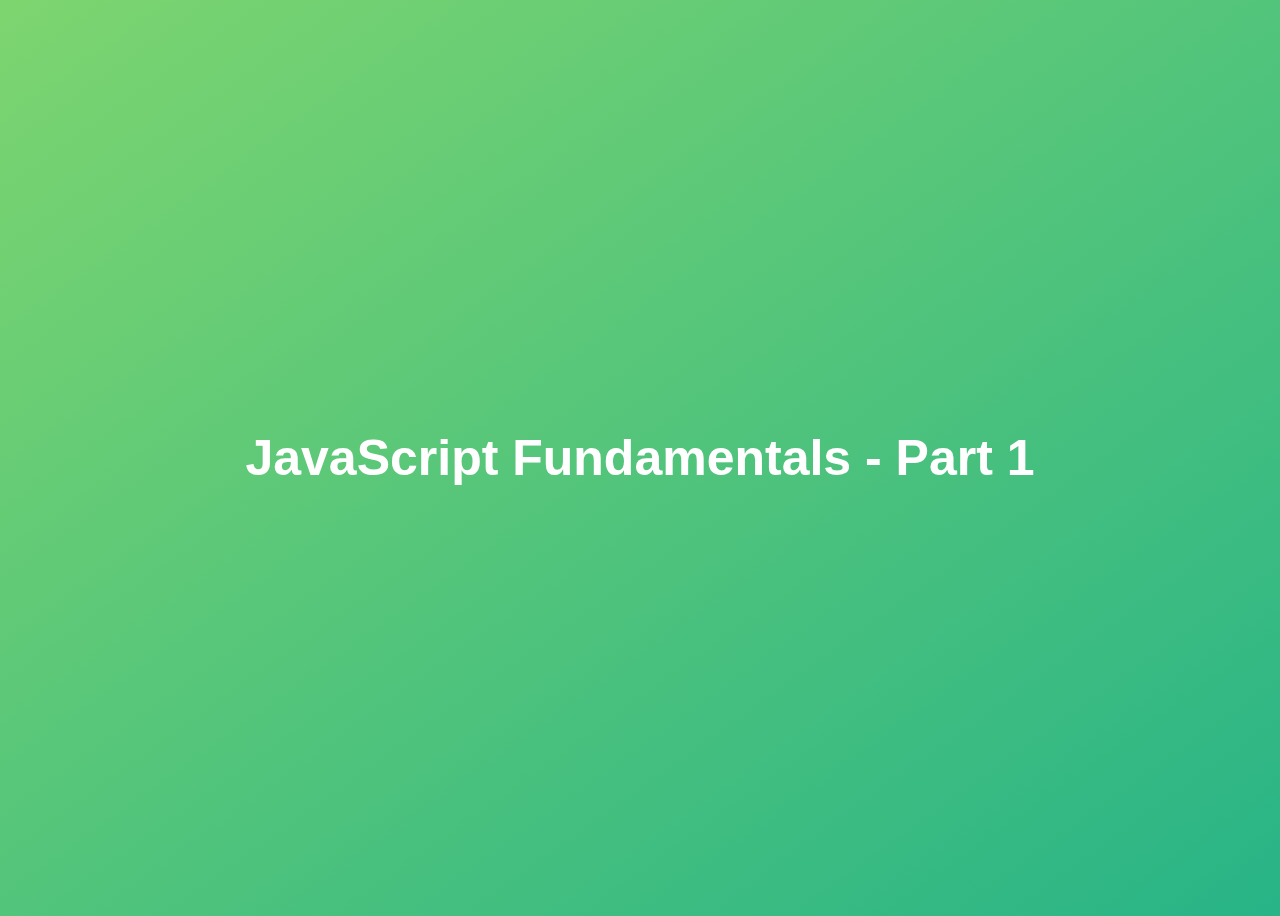
<file: 02-Fundamentals-Part-1/index.html>
<!DOCTYPE html>
<html lang="en">
  <head>
    <meta charset="UTF-8" />
    <meta http-equiv="X-UA-Compatible" content="IE=edge" />
    <meta name="viewport" content="width=device-width, initial-scale=1.0" />
    <title>JavaScript Fundamentals - Part 1</title>
    <style>
      body {
        height: 100vh;
        display: flex;
        align-items: center;
        background: linear-gradient(to top left, #28b487, #7dd56f);
      }

      h1 {
        font-family: sans-serif;
        font-size: 50px;
        line-height: 1.3;
        width: 100%;
        padding: 30px;
        text-align: center;
        color: white;
      }
    </style>
  </head>
  <body>
    <h1>JavaScript Fundamentals - Part 1</h1>
    <script src="./script.js"></script>
    <script src="./challenge.js"></script>
  </body>
</html>
</file>
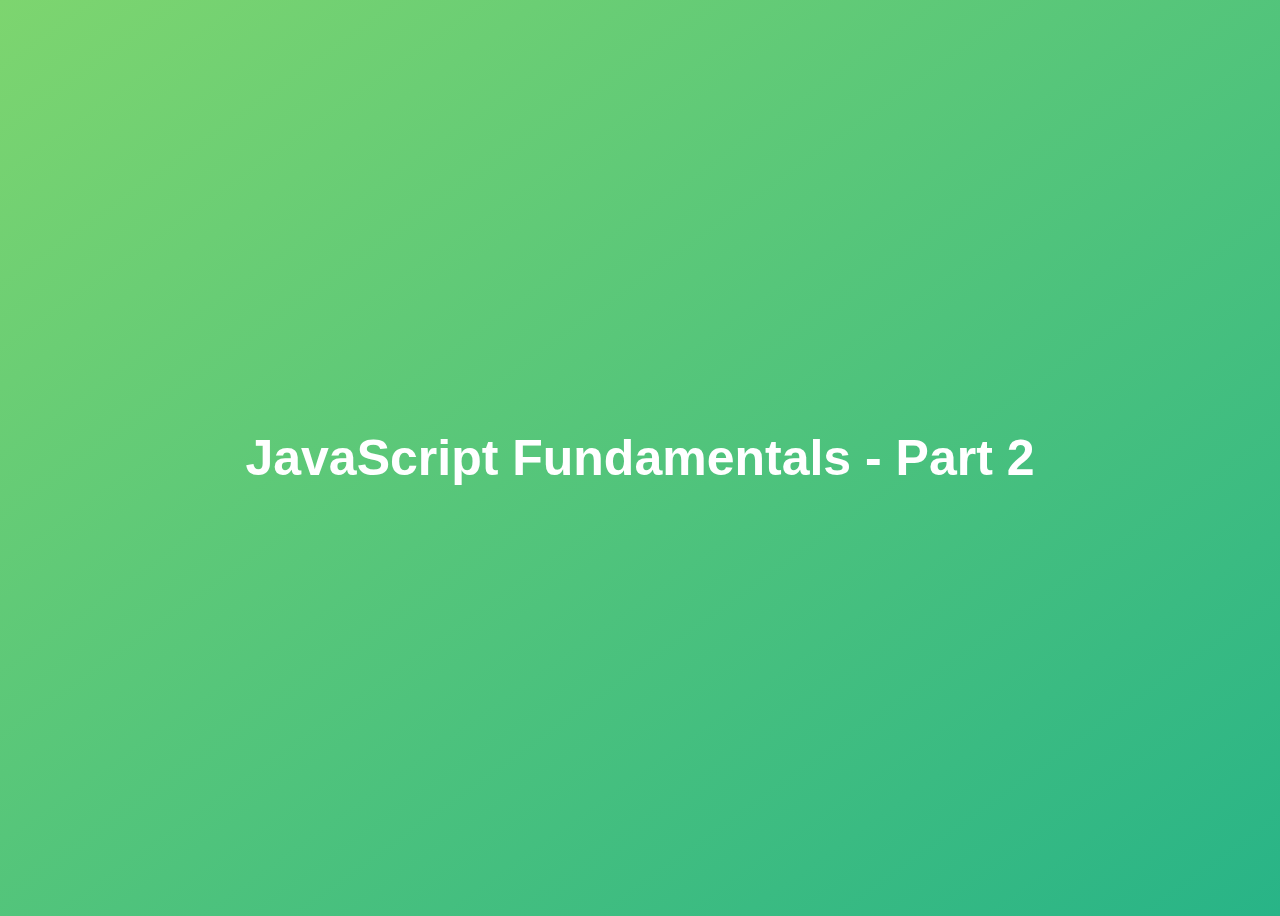
<file: 03-Fundamentals-Part-2/index.html>
<!DOCTYPE html>
<html lang="en">
  <head>
    <meta charset="UTF-8" />
    <meta http-equiv="X-UA-Compatible" content="IE=edge" />
    <meta name="viewport" content="width=device-width, initial-scale=1.0" />
    <title>JavaScript Fundamentals - Part 2</title>
    <style>
      body {
        height: 100vh;
        display: flex;
        align-items: center;
        background: linear-gradient(to top left, #28b487, #7dd56f);
      }

      h1 {
        font-family: sans-serif;
        font-size: 50px;
        line-height: 1.3;
        width: 100%;
        padding: 30px;
        text-align: center;
        color: white;
      }
    </style>
  </head>
  <body>
    <h1>JavaScript Fundamentals - Part 2</h1>
    <script src="./script.js"></script>
    <script src="./challenge.js"></script>
  </body>
</html>
</file>
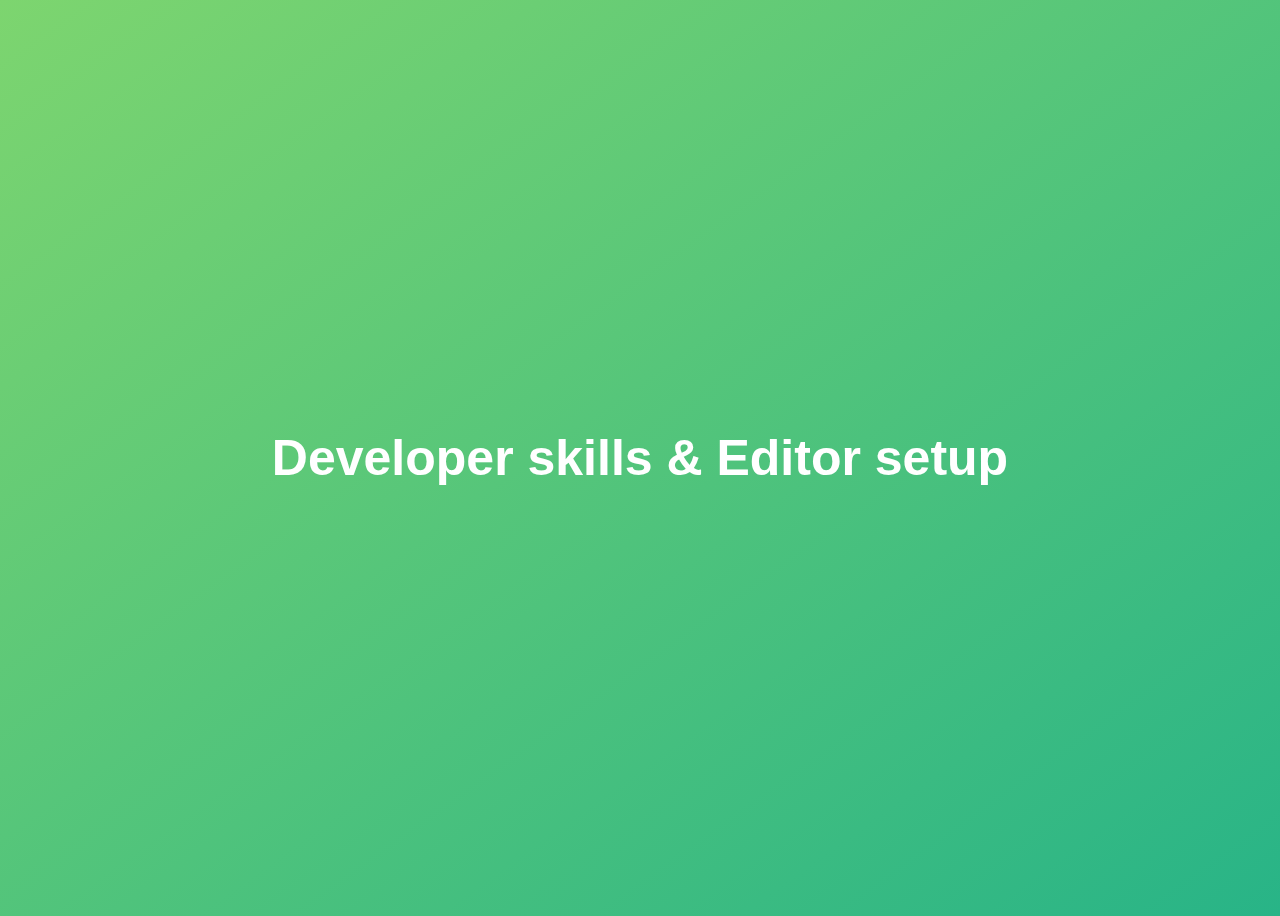
<file: 04-Developer Skills/index.html>
<!DOCTYPE html>
<html lang="en">
  <head>
    <meta charset="UTF-8" />
    <meta http-equiv="X-UA-Compatible" content="IE=edge" />
    <meta name="viewport" content="width=device-width, initial-scale=1.0" />
    <title>Developer skills & Editor setup</title>
    <style>
      body {
        height: 100vh;
        display: flex;
        align-items: center;
        background: linear-gradient(to top left, #28b487, #7dd56f);
      }

      h1 {
        font-family: sans-serif;
        font-size: 50px;
        line-height: 1.3;
        width: 100%;
        padding: 30px;
        text-align: center;
        color: white;
      }
    </style>
  </head>
  <body>
    <h1>Developer skills & Editor setup</h1>
    <script src="./script.js"></script>
  </body>
</html>
</file>
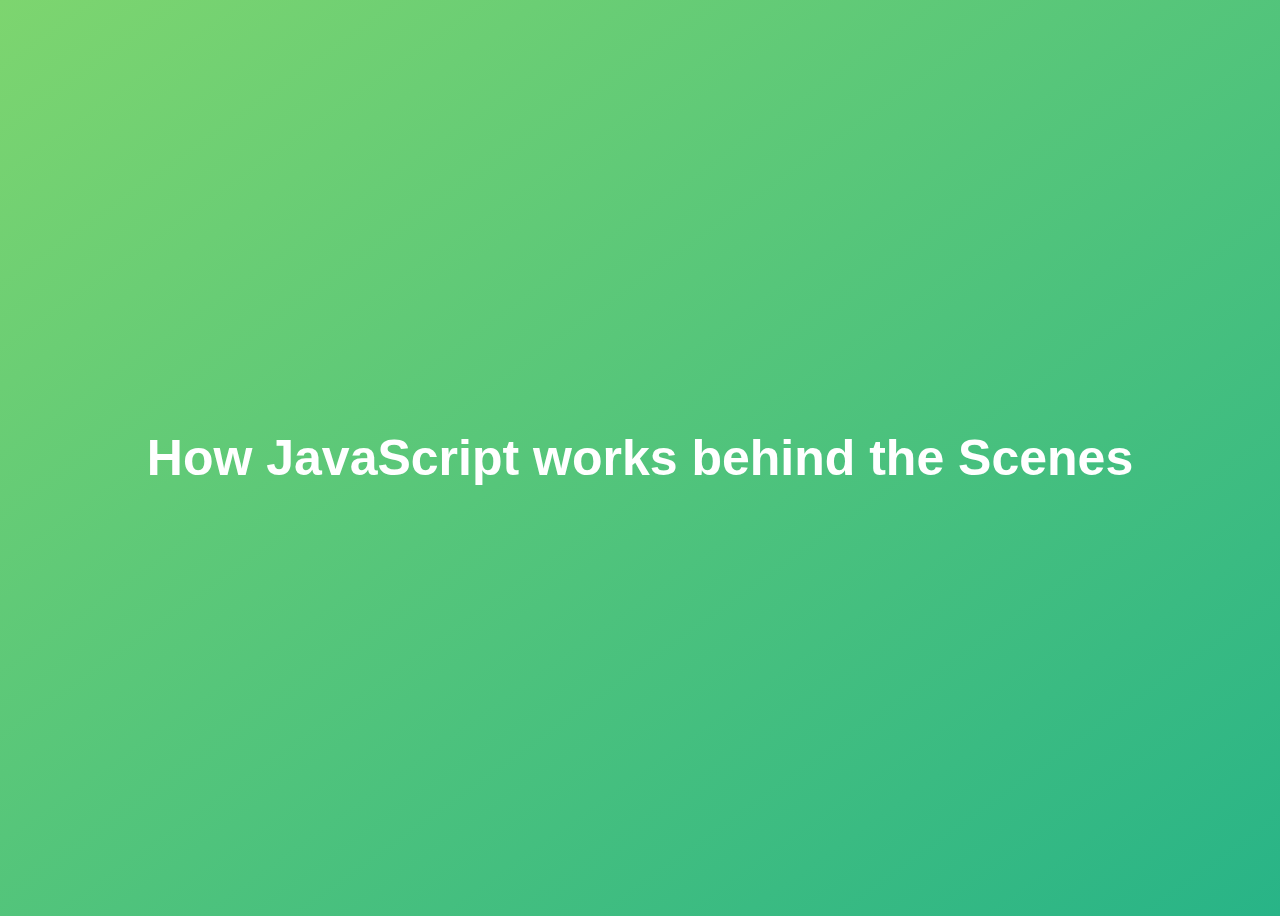
<file: 08-How JavaScript Works/index.html>
<!DOCTYPE html>
<html lang="en">
  <head>
    <meta charset="UTF-8" />
    <meta http-equiv="X-UA-Compatible" content="IE=edge" />
    <meta name="viewport" content="width=device-width, initial-scale=1.0" />
    <title>How JavaScript works behind the Scenes</title>
    <style>
      body {
        height: 100vh;
        display: flex;
        align-items: center;
        background: linear-gradient(to top left, #28b487, #7dd56f);
      }

      h1 {
        font-family: sans-serif;
        font-size: 50px;
        line-height: 1.3;
        width: 100%;
        padding: 30px;
        text-align: center;
        color: white;
      }
    </style>
  </head>
  <body>
    <h1>How JavaScript works behind the Scenes</h1>
    <script src="./script.js"></script>
  </body>
</html>
</file>
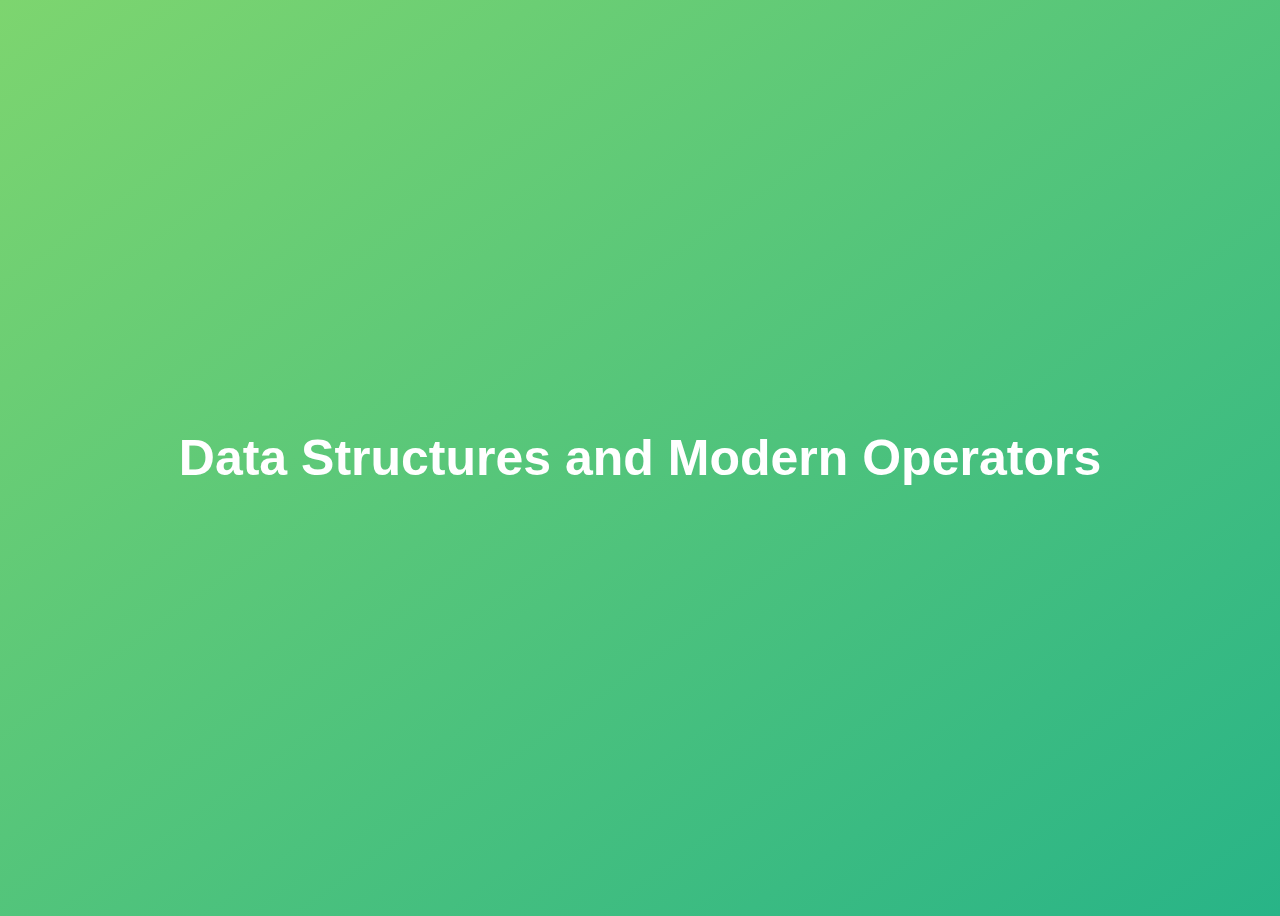
<file: 09-Modern Operators (ES6)/index.html>
<!DOCTYPE html>
<html lang="en">
  <head>
    <meta charset="UTF-8" />
    <meta name="viewport" content="width=device-width, initial-scale=1.0" />
    <meta http-equiv="X-UA-Compatible" content="ie=edge" />
    <title>Data Structures and Modern Operators</title>
    <style>
      body {
        height: 100vh;
        display: flex;
        align-items: center;
        background: linear-gradient(to top left, #28b487, #7dd56f);
      }
      h1 {
        font-family: sans-serif;
        font-size: 50px;
        line-height: 1.3;
        width: 100%;
        padding: 30px;
        text-align: center;
        color: white;
      }
      button {
        width: 50px;
        height: 20px;
        margin: 10px;
      }
      textarea {
        width: 300px;
        height: 100px;
      }
    </style>
  </head>
  <body>
    <h1>Data Structures and Modern Operators</h1>
    <script src="challenge.js"></script>
    <script src="script.js"></script>
  </body>
</html>
</file>
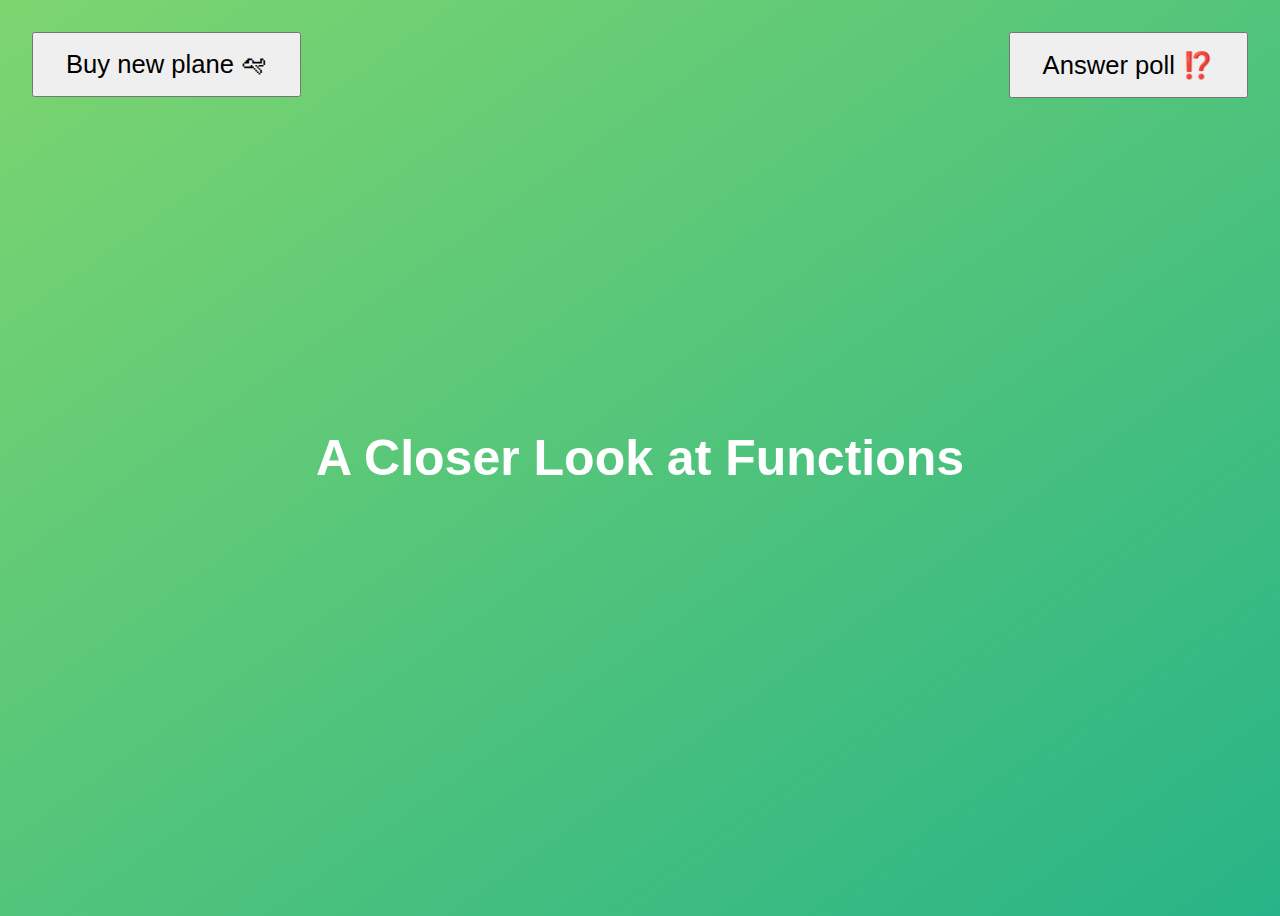
<file: 10-Functions/index.html>
<!DOCTYPE html>
<html lang="en">
  <head>
    <meta charset="UTF-8" />
    <meta name="viewport" content="width=device-width, initial-scale=1.0" />
    <meta http-equiv="X-UA-Compatible" content="ie=edge" />
    <title>A Closer Look at Functions</title>
    <style>
      body {
        height: 100vh;
        display: flex;
        align-items: center;
        background: linear-gradient(to top left, #28b487, #7dd56f);
      }
      h1 {
        font-family: sans-serif;
        font-size: 50px;
        line-height: 1.3;
        width: 100%;
        padding: 30px;
        text-align: center;
        color: white;
      }
      .buy,
      .poll {
        font-size: 1.6rem;
        padding: 1rem 2rem;
        position: absolute;
        top: 2rem;
      }
      .buy {
        left: 2rem;
      }
      .poll {
        right: 2rem;
      }
    </style>
  </head>
  <body>
    <h1>A Closer Look at Functions</h1>
    <button class="buy">Buy new plane 🛩</button>
    <button class="poll">Answer poll ⁉️</button>

    <script src="script.js"></script>
    <script src="challenge.js"></script>
  </body>
</html>
</file>
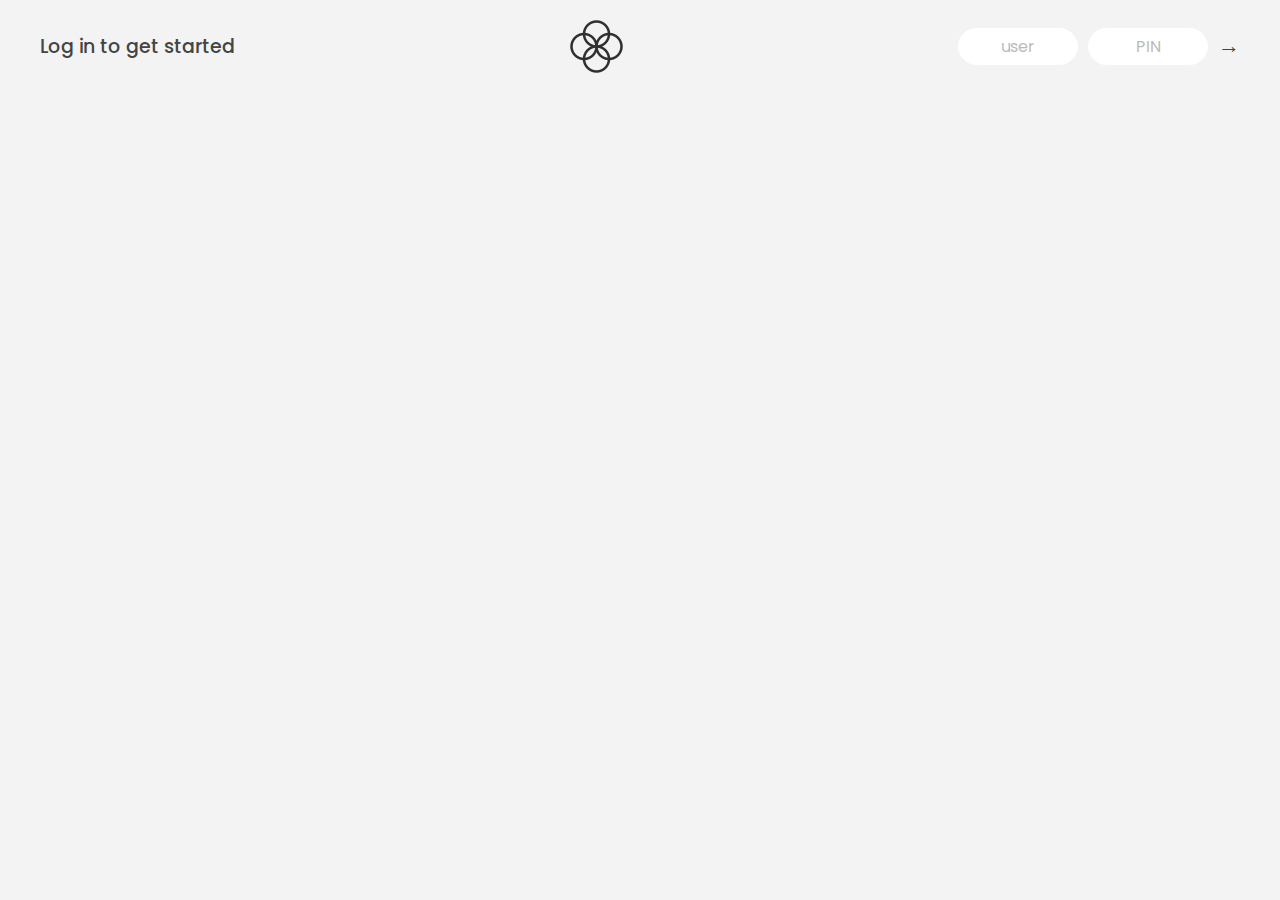
<file: 11-Array Methods/index.html>
<!DOCTYPE html>
<html lang="en">
  <head>
    <meta charset="UTF-8" />
    <meta name="viewport" content="width=device-width, initial-scale=1.0" />
    <meta http-equiv="X-UA-Compatible" content="ie=edge" />
    <link rel="shortcut icon" type="image/png" href="/icon.png" />

    <link rel="shortcut icon" href="favicon.ico" type="./icon.png" />

    <link
      href="https://fonts.googleapis.com/css?family=Poppins:400,500,600&display=swap"
      rel="stylesheet"
    />

    <link rel="stylesheet" href="style.css" />
    <title>Bankist</title>
  </head>
  <body>
    <!-- TOP NAVIGATION -->
    <nav>
      <p class="welcome">Log in to get started</p>
      <img src="logo.png" alt="Logo" class="logo" />
      <form class="login">
        <input
          type="text"
          placeholder="user"
          class="login__input login__input--user"
        />
        <!-- In practice, use type="password" -->
        <input
          type="text"
          placeholder="PIN"
          maxlength="4"
          class="login__input login__input--pin"
        />
        <button class="login__btn">&rarr;</button>
      </form>
    </nav>

    <main class="app">
      <!-- BALANCE -->
      <div class="balance">
        <div>
          <p class="balance__label">Current balance</p>
          <p class="balance__date">
            As of <span class="date">05/03/2037</span>
          </p>
        </div>
        <p class="balance__value">0000€</p>
      </div>

      <!-- MOVEMENTS -->
      <div class="movements">
        <div class="movements__row">
          <div class="movements__type movements__type--deposit">2 deposit</div>
          <div class="movements__date">3 days ago</div>
          <div class="movements__value">4 000€</div>
        </div>
        <div class="movements__row">
          <div class="movements__type movements__type--withdrawal">
            1 withdrawal
          </div>
          <div class="movements__date">24/01/2037</div>
          <div class="movements__value">-378€</div>
        </div>
      </div>

      <!-- SUMMARY -->
      <div class="summary">
        <p class="summary__label">In</p>
        <p class="summary__value summary__value--in">0000€</p>
        <p class="summary__label">Out</p>
        <p class="summary__value summary__value--out">0000€</p>
        <p class="summary__label">Interest</p>
        <p class="summary__value summary__value--interest">0000€</p>
        <button class="btn--sort">&downarrow; SORT</button>
      </div>

      <!-- OPERATION: TRANSFERS -->
      <div class="operation operation--transfer">
        <h2>Transfer money</h2>
        <form class="form form--transfer">
          <input type="text" class="form__input form__input--to" />
          <input type="number" class="form__input form__input--amount" />
          <button class="form__btn form__btn--transfer">&rarr;</button>
          <label class="form__label">Transfer to</label>
          <label class="form__label">Amount</label>
        </form>
      </div>

      <!-- OPERATION: LOAN -->
      <div class="operation operation--loan">
        <h2>Request loan</h2>
        <form class="form form--loan">
          <input type="number" class="form__input form__input--loan-amount" />
          <button class="form__btn form__btn--loan">&rarr;</button>
          <label class="form__label form__label--loan">Amount</label>
        </form>
      </div>

      <!-- OPERATION: CLOSE -->
      <div class="operation operation--close">
        <h2>Close account</h2>
        <form class="form form--close">
          <input type="text" class="form__input form__input--user" />
          <input
            type="password"
            maxlength="6"
            class="form__input form__input--pin"
          />
          <button class="form__btn form__btn--close">&rarr;</button>
          <label class="form__label">Confirm user</label>
          <label class="form__label">Confirm PIN</label>
        </form>
      </div>

      <!-- LOGOUT TIMER -->
      <p class="logout-timer">
        You will be logged out in <span class="timer">05:00</span>
      </p>
    </main>

    <!-- <footer>
      &copy; by Jonas Schmedtmann. Don't claim as your own :)
    </footer> -->

    <script src="script.js"></script>
    <script src="./challenge.js"></script>
    <script src="./lecture.js"></script>
  </body>
</html>
</file>
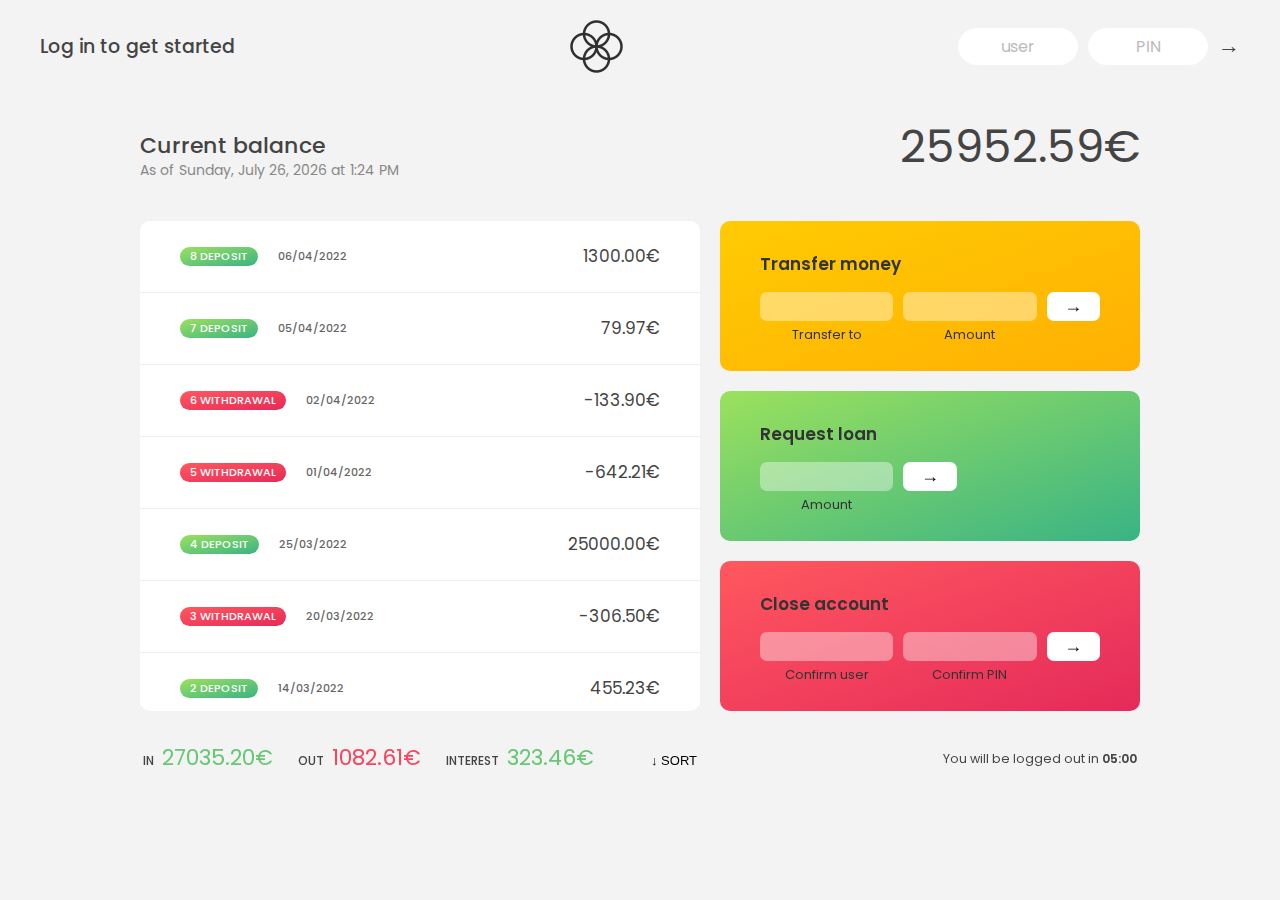
<file: 12-Numbers Dates Timers/index.html>
<!DOCTYPE html>
<html lang="en">
  <head>
    <meta charset="UTF-8" />
    <meta name="viewport" content="width=device-width, initial-scale=1.0" />
    <meta http-equiv="X-UA-Compatible" content="ie=edge" />
    <link rel="shortcut icon" type="image/png" href="/icon.png" />

    <link
      href="https://fonts.googleapis.com/css?family=Poppins:400,500,600&display=swap"
      rel="stylesheet"
    />

    <link rel="stylesheet" href="style.css" />
    <title>Bankist</title>
  </head>
  <body>
    <!-- TOP NAVIGATION -->
    <nav>
      <p class="welcome">Log in to get started</p>
      <img src="logo.png" alt="Logo" class="logo" />
      <form class="login">
        <input
          type="text"
          placeholder="user"
          class="login__input login__input--user"
        />
        <!-- In practice, use type="password" -->
        <input
          type="text"
          placeholder="PIN"
          maxlength="4"
          class="login__input login__input--pin"
        />
        <button class="login__btn">&rarr;</button>
      </form>
    </nav>

    <main class="app">
      <!-- BALANCE -->
      <div class="balance">
        <div>
          <p class="balance__label">Current balance</p>
          <p class="balance__date">
            As of <span class="date">05/03/2037</span>
          </p>
        </div>
        <p class="balance__value">0000€</p>
      </div>

      <!-- MOVEMENTS -->
      <div class="movements">
        <div class="movements__row">
          <div class="movements__type movements__type--deposit">2 deposit</div>
          <div class="movements__date">3 days ago</div>
          <div class="movements__value">4 000€</div>
        </div>
        <div class="movements__row">
          <div class="movements__type movements__type--withdrawal">
            1 withdrawal
          </div>
          <div class="movements__date">24/01/2037</div>
          <div class="movements__value">-378€</div>
        </div>
      </div>

      <!-- SUMMARY -->
      <div class="summary">
        <p class="summary__label">In</p>
        <p class="summary__value summary__value--in">0000€</p>
        <p class="summary__label">Out</p>
        <p class="summary__value summary__value--out">0000€</p>
        <p class="summary__label">Interest</p>
        <p class="summary__value summary__value--interest">0000€</p>
        <button class="btn--sort">&downarrow; SORT</button>
      </div>

      <!-- OPERATION: TRANSFERS -->
      <div class="operation operation--transfer">
        <h2>Transfer money</h2>
        <form class="form form--transfer">
          <input type="text" class="form__input form__input--to" />
          <input type="number" class="form__input form__input--amount" />
          <button class="form__btn form__btn--transfer">&rarr;</button>
          <label class="form__label">Transfer to</label>
          <label class="form__label">Amount</label>
        </form>
      </div>

      <!-- OPERATION: LOAN -->
      <div class="operation operation--loan">
        <h2>Request loan</h2>
        <form class="form form--loan">
          <input type="number" class="form__input form__input--loan-amount" />
          <button class="form__btn form__btn--loan">&rarr;</button>
          <label class="form__label form__label--loan">Amount</label>
        </form>
      </div>

      <!-- OPERATION: CLOSE -->
      <div class="operation operation--close">
        <h2>Close account</h2>
        <form class="form form--close">
          <input type="text" class="form__input form__input--user" />
          <input
            type="password"
            maxlength="6"
            class="form__input form__input--pin"
          />
          <button class="form__btn form__btn--close">&rarr;</button>
          <label class="form__label">Confirm user</label>
          <label class="form__label">Confirm PIN</label>
        </form>
      </div>

      <!-- LOGOUT TIMER -->
      <p class="logout-timer">
        You will be logged out in <span class="timer">05:00</span>
      </p>
    </main>

    <!-- <footer>
      &copy; by Jonas Schmedtmann. Don't claim as your own :)
    </footer> -->

    <script src="script.js"></script>
    <script src="./lecture.js"></script>
  </body>
</html>
</file>
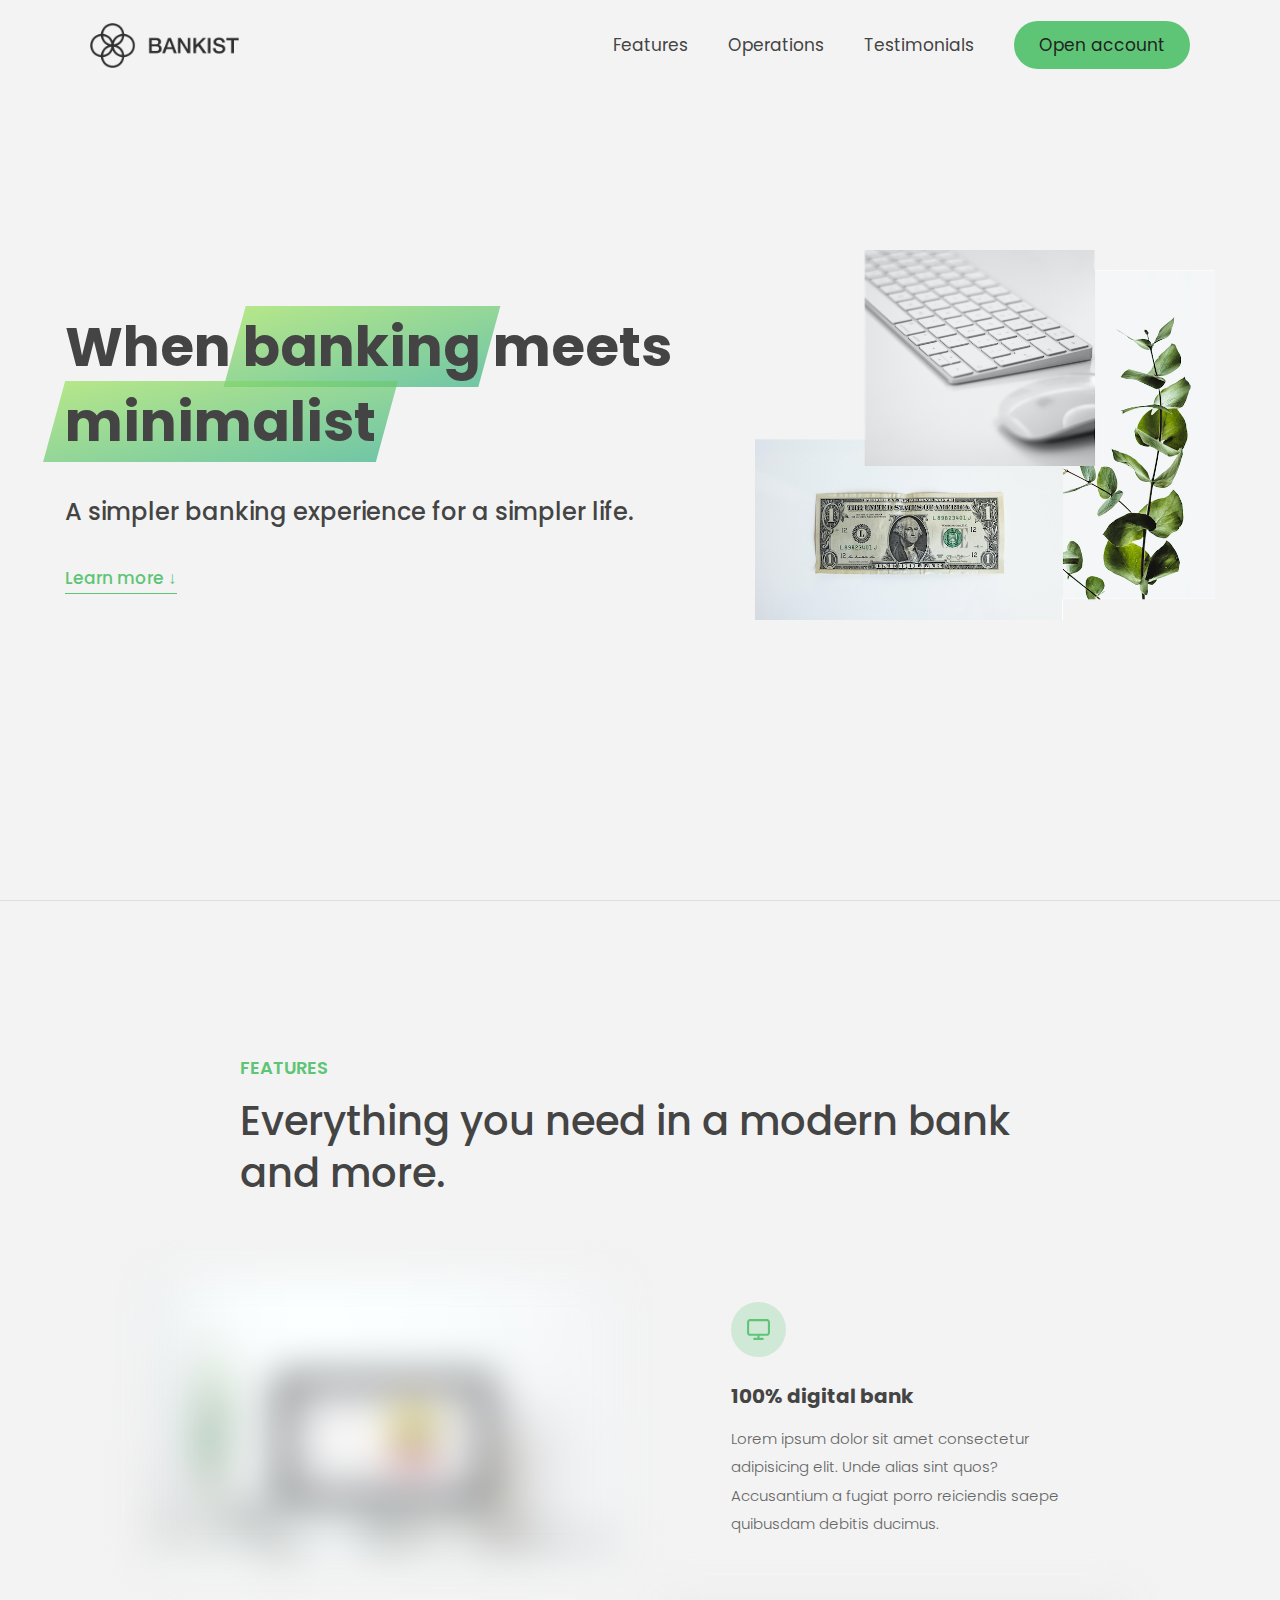
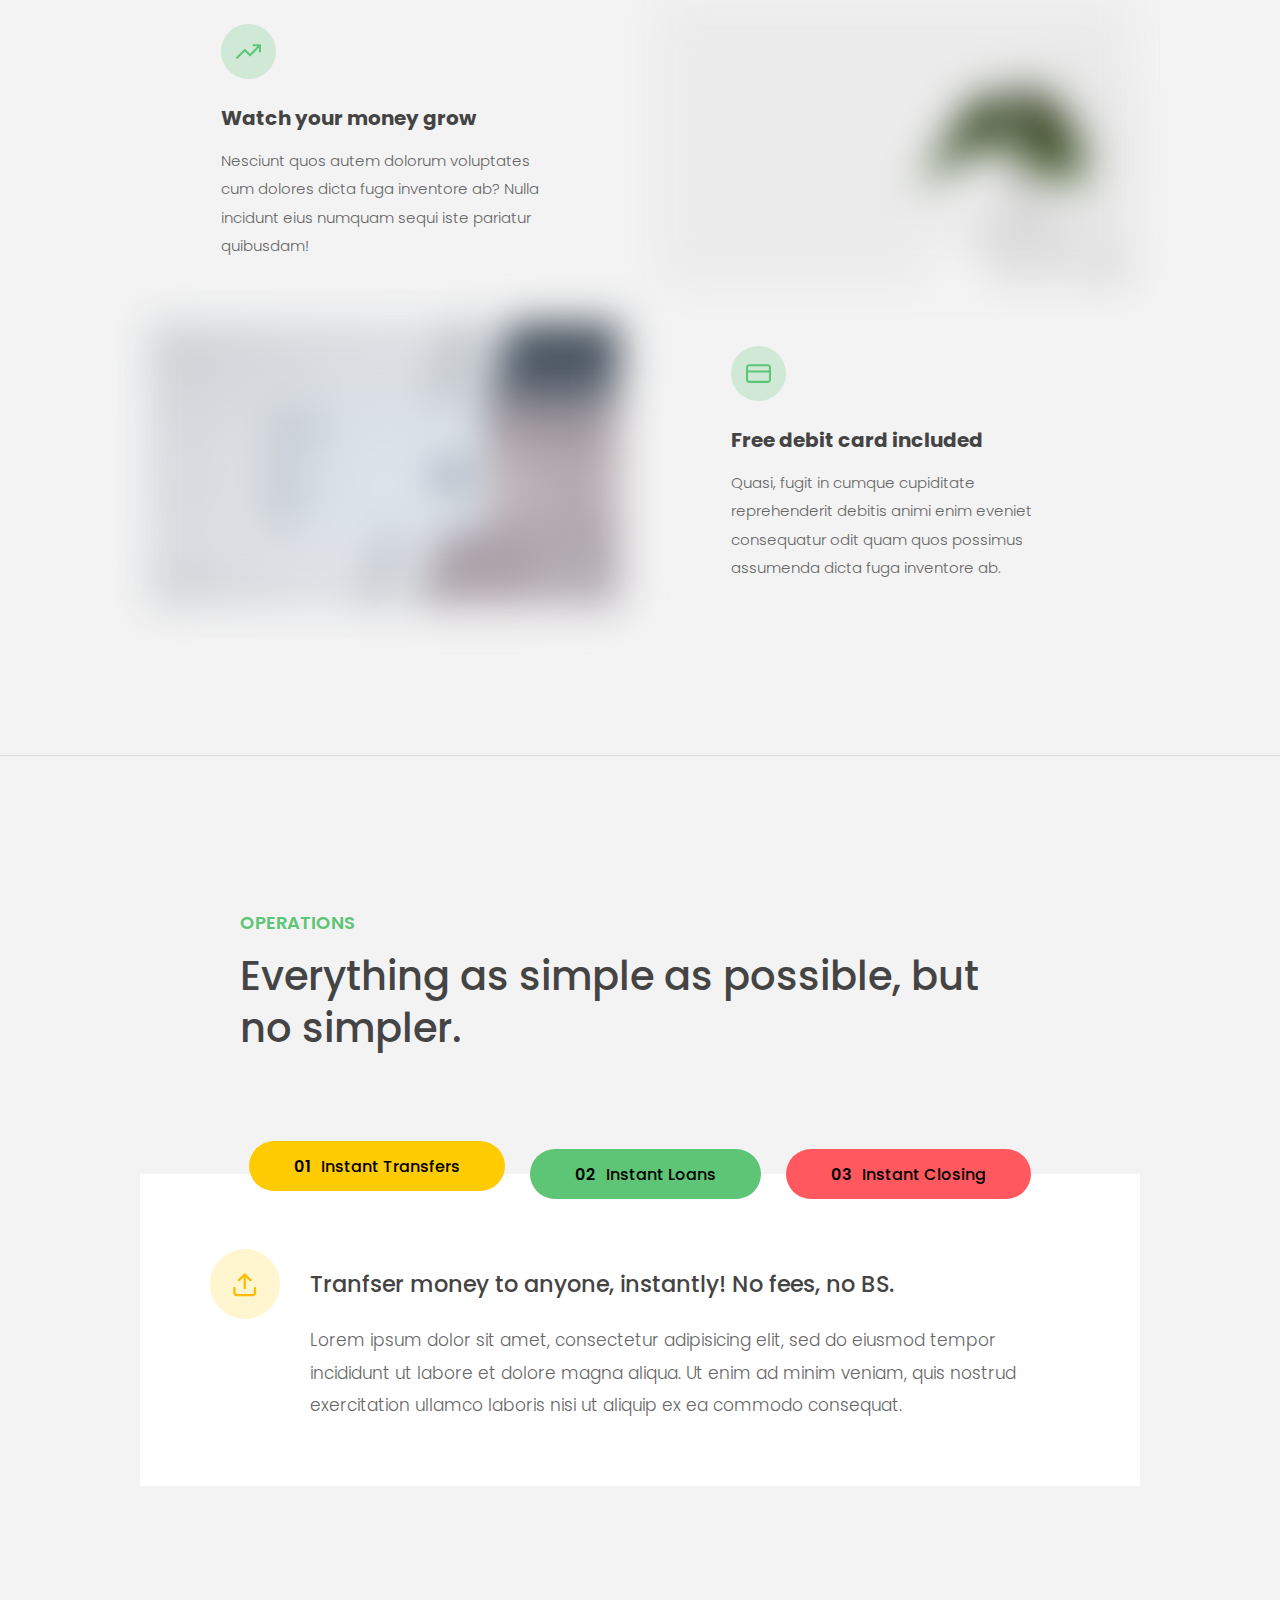
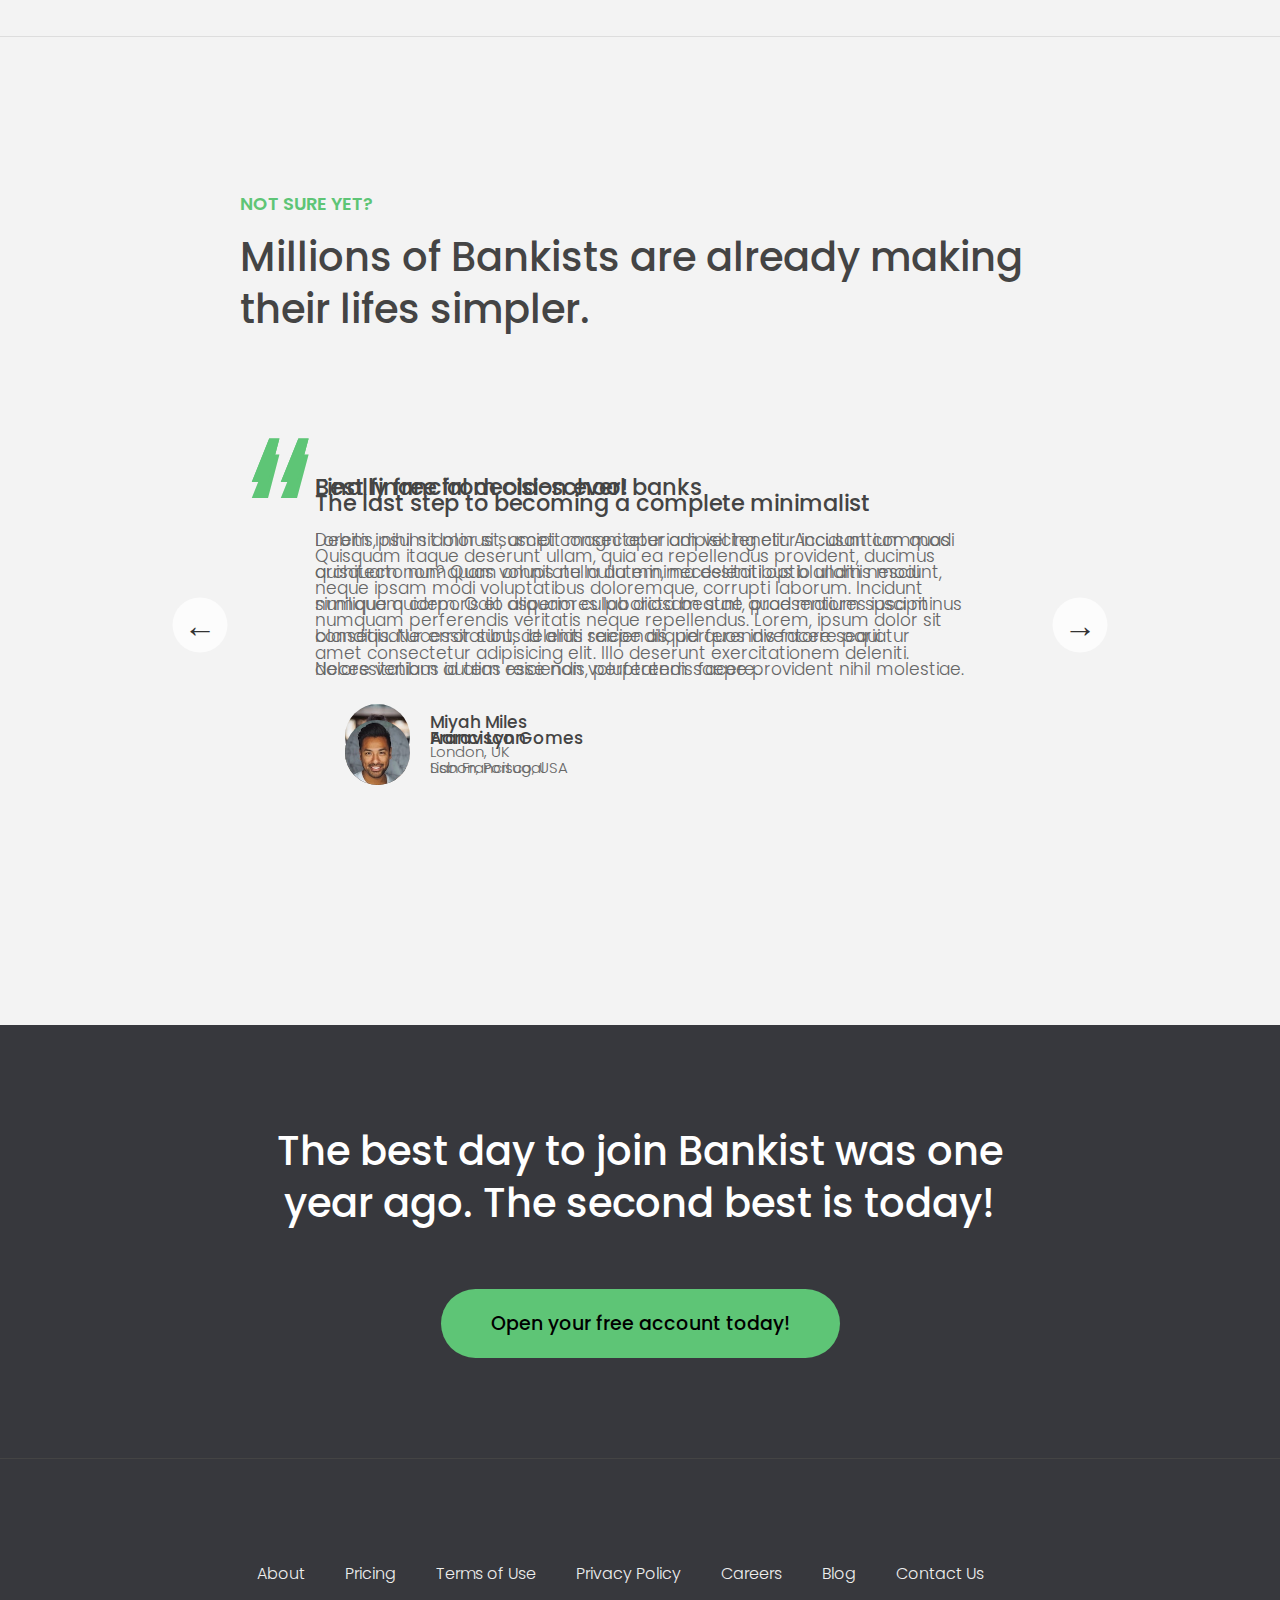
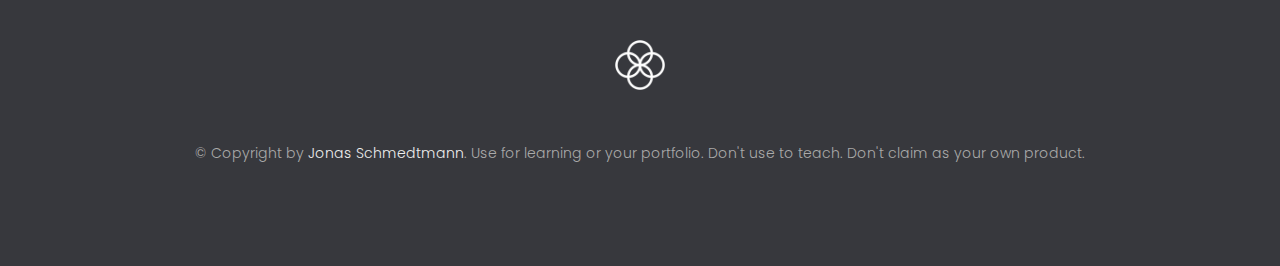
<file: 13-Advanced DOM Events/index.html>
<!DOCTYPE html>
<html lang="en">
  <head>
    <meta charset="UTF-8" />
    <meta name="viewport" content="width=device-width, initial-scale=1.0" />
    <meta http-equiv="X-UA-Compatible" content="ie=edge" />
    <link rel="shortcut icon" type="image/png" href="img/icon.png" />

    <link
      href="https://fonts.googleapis.com/css?family=Poppins:300,400,500,600&display=swap"
      rel="stylesheet"
    />
    <link rel="stylesheet" href="style.css" />
    <title>Bankist | When Banking meets Minimalist</title>
  </head>
  <body>
    <header class="header">
      <nav class="nav">
        <img
          src="img/logo.png"
          alt="Bankist logo"
          class="nav__logo"
          id="logo"
          designer="Aakash"
          data-version-number="3.0"
        />
        <ul class="nav__links">
          <li class="nav__item">
            <a class="nav__link" href="#section--1">Features</a>
          </li>
          <li class="nav__item">
            <a class="nav__link" href="#section--2">Operations</a>
          </li>
          <li class="nav__item">
            <a class="nav__link" href="#section--3">Testimonials</a>
          </li>
          <li class="nav__item">
            <a class="nav__link nav__link--btn btn--show-modal" href="#"
              >Open account</a
            >
          </li>
        </ul>
      </nav>

      <div class="header__title">
        <h1>
          When
          <!-- Green highlight effect -->
          <span class="highlight">banking</span>
          meets<br />
          <span class="highlight">minimalist</span>
        </h1>
        <h4>A simpler banking experience for a simpler life.</h4>
        <button class="btn--text btn--scroll-to">Learn more &DownArrow;</button>
        <img
          src="img/hero.png"
          class="header__img"
          alt="Minimalist bank items"
        />
      </div>
    </header>

    <section class="section" id="section--1">
      <div class="section__title">
        <h2 class="section__description">Features</h2>
        <h3 class="section__header">
          Everything you need in a modern bank and more.
        </h3>
      </div>

      <div class="features">
        <img
          src="img/digital-lazy.jpg"
          data-src="img/digital.jpg"
          alt="Computer"
          class="features__img lazy-img"
        />
        <div class="features__feature">
          <div class="features__icon">
            <svg>
              <use xlink:href="img/icons.svg#icon-monitor"></use>
            </svg>
          </div>
          <h5 class="features__header">100% digital bank</h5>
          <p>
            Lorem ipsum dolor sit amet consectetur adipisicing elit. Unde alias
            sint quos? Accusantium a fugiat porro reiciendis saepe quibusdam
            debitis ducimus.
          </p>
        </div>

        <div class="features__feature">
          <div class="features__icon">
            <svg>
              <use xlink:href="img/icons.svg#icon-trending-up"></use>
            </svg>
          </div>
          <h5 class="features__header">Watch your money grow</h5>
          <p>
            Nesciunt quos autem dolorum voluptates cum dolores dicta fuga
            inventore ab? Nulla incidunt eius numquam sequi iste pariatur
            quibusdam!
          </p>
        </div>
        <img
          src="img/grow-lazy.jpg"
          data-src="img/grow.jpg"
          alt="Plant"
          class="features__img lazy-img"
        />

        <img
          src="img/card-lazy.jpg"
          data-src="img/card.jpg"
          alt="Credit card"
          class="features__img lazy-img"
        />
        <div class="features__feature">
          <div class="features__icon">
            <svg>
              <use xlink:href="img/icons.svg#icon-credit-card"></use>
            </svg>
          </div>
          <h5 class="features__header">Free debit card included</h5>
          <p>
            Quasi, fugit in cumque cupiditate reprehenderit debitis animi enim
            eveniet consequatur odit quam quos possimus assumenda dicta fuga
            inventore ab.
          </p>
        </div>
      </div>
    </section>

    <section class="section" id="section--2">
      <div class="section__title">
        <h2 class="section__description">Operations</h2>
        <h3 class="section__header">
          Everything as simple as possible, but no simpler.
        </h3>
      </div>

      <div class="operations">
        <div class="operations__tab-container">
          <button
            class="btn operations__tab operations__tab--1 operations__tab--active"
            data-tab="1"
          >
            <span>01</span>Instant Transfers
          </button>
          <button class="btn operations__tab operations__tab--2" data-tab="2">
            <span>02</span>Instant Loans
          </button>
          <button class="btn operations__tab operations__tab--3" data-tab="3">
            <span>03</span>Instant Closing
          </button>
        </div>
        <div
          class="operations__content operations__content--1 operations__content--active"
        >
          <div class="operations__icon operations__icon--1">
            <svg>
              <use xlink:href="img/icons.svg#icon-upload"></use>
            </svg>
          </div>
          <h5 class="operations__header">
            Tranfser money to anyone, instantly! No fees, no BS.
          </h5>
          <p>
            Lorem ipsum dolor sit amet, consectetur adipisicing elit, sed do
            eiusmod tempor incididunt ut labore et dolore magna aliqua. Ut enim
            ad minim veniam, quis nostrud exercitation ullamco laboris nisi ut
            aliquip ex ea commodo consequat.
          </p>
        </div>

        <div class="operations__content operations__content--2">
          <div class="operations__icon operations__icon--2">
            <svg>
              <use xlink:href="img/icons.svg#icon-home"></use>
            </svg>
          </div>
          <h5 class="operations__header">
            Buy a home or make your dreams come true, with instant loans.
          </h5>
          <p>
            Duis aute irure dolor in reprehenderit in voluptate velit esse
            cillum dolore eu fugiat nulla pariatur. Excepteur sint occaecat
            cupidatat non proident, sunt in culpa qui officia deserunt mollit
            anim id est laborum.
          </p>
        </div>
        <div class="operations__content operations__content--3">
          <div class="operations__icon operations__icon--3">
            <svg>
              <use xlink:href="img/icons.svg#icon-user-x"></use>
            </svg>
          </div>
          <h5 class="operations__header">
            No longer need your account? No problem! Close it instantly.
          </h5>
          <p>
            Excepteur sint occaecat cupidatat non proident, sunt in culpa qui
            officia deserunt mollit anim id est laborum. Ut enim ad minim
            veniam, quis nostrud exercitation ullamco laboris nisi ut aliquip ex
            ea commodo consequat.
          </p>
        </div>
      </div>
    </section>

    <section class="section" id="section--3">
      <div class="section__title section__title--testimonials">
        <h2 class="section__description">Not sure yet?</h2>
        <h3 class="section__header">
          Millions of Bankists are already making their lifes simpler.
        </h3>
      </div>

      <div class="slider">
        <div class="slide slide--1">
          <div class="testimonial">
            <h5 class="testimonial__header">Best financial decision ever!</h5>
            <blockquote class="testimonial__text">
              Lorem ipsum dolor sit, amet consectetur adipisicing elit.
              Accusantium quas quisquam non? Quas voluptate nulla minima
              deleniti optio ullam nesciunt, numquam corporis et asperiores
              laboriosam sunt, praesentium suscipit blanditiis. Necessitatibus
              id alias reiciendis, perferendis facere pariatur dolore veniam
              autem esse non voluptatem saepe provident nihil molestiae.
            </blockquote>
            <address class="testimonial__author">
              <img src="img/user-1.jpg" alt="" class="testimonial__photo" />
              <h6 class="testimonial__name">Aarav Lynn</h6>
              <p class="testimonial__location">San Francisco, USA</p>
            </address>
          </div>
        </div>

        <div class="slide slide--2">
          <div class="testimonial">
            <h5 class="testimonial__header">
              The last step to becoming a complete minimalist
            </h5>
            <blockquote class="testimonial__text">
              Quisquam itaque deserunt ullam, quia ea repellendus provident,
              ducimus neque ipsam modi voluptatibus doloremque, corrupti
              laborum. Incidunt numquam perferendis veritatis neque repellendus.
              Lorem, ipsum dolor sit amet consectetur adipisicing elit. Illo
              deserunt exercitationem deleniti.
            </blockquote>
            <address class="testimonial__author">
              <img src="img/user-2.jpg" alt="" class="testimonial__photo" />
              <h6 class="testimonial__name">Miyah Miles</h6>
              <p class="testimonial__location">London, UK</p>
            </address>
          </div>
        </div>

        <div class="slide slide--3">
          <div class="testimonial">
            <h5 class="testimonial__header">
              Finally free from old-school banks
            </h5>
            <blockquote class="testimonial__text">
              Debitis, nihil sit minus suscipit magni aperiam vel tenetur
              incidunt commodi architecto numquam omnis nulla autem,
              necessitatibus blanditiis modi similique quidem. Odio aliquam
              culpa dicta beatae quod maiores ipsa minus consequatur error sunt,
              deleniti saepe aliquid quos inventore sequi. Necessitatibus id
              alias reiciendis, perferendis facere.
            </blockquote>
            <address class="testimonial__author">
              <img src="img/user-3.jpg" alt="" class="testimonial__photo" />
              <h6 class="testimonial__name">Francisco Gomes</h6>
              <p class="testimonial__location">Lisbon, Portugal</p>
            </address>
          </div>
        </div>

        <!-- <div class="slide"><img src="img/img-1.jpg" alt="Photo 1" /></div>
        <div class="slide"><img src="img/img-2.jpg" alt="Photo 2" /></div>
        <div class="slide"><img src="img/img-3.jpg" alt="Photo 3" /></div>
        <div class="slide"><img src="img/img-4.jpg" alt="Photo 4" /></div> -->
        <button class="slider__btn slider__btn--left">&larr;</button>
        <button class="slider__btn slider__btn--right">&rarr;</button>
        <div class="dots"></div>
      </div>
    </section>

    <section class="section section--sign-up">
      <div class="section__title">
        <h3 class="section__header">
          The best day to join Bankist was one year ago. The second best is
          today!
        </h3>
      </div>
      <button class="btn btn--show-modal">Open your free account today!</button>
    </section>

    <footer class="footer">
      <ul class="footer__nav">
        <li class="footer__item">
          <a class="footer__link" href="#">About</a>
        </li>
        <li class="footer__item">
          <a class="footer__link" href="#">Pricing</a>
        </li>
        <li class="footer__item">
          <a class="footer__link" href="#">Terms of Use</a>
        </li>
        <li class="footer__item">
          <a class="footer__link" href="#">Privacy Policy</a>
        </li>
        <li class="footer__item">
          <a class="footer__link" href="#">Careers</a>
        </li>
        <li class="footer__item">
          <a class="footer__link" href="#">Blog</a>
        </li>
        <li class="footer__item">
          <a class="footer__link" href="#">Contact Us</a>
        </li>
      </ul>
      <img src="img/icon.png" alt="Logo" class="footer__logo" />
      <p class="footer__copyright">
        &copy; Copyright by
        <a
          class="footer__link twitter-link"
          target="_blank"
          href="https://twitter.com/jonasschmedtman"
          >Jonas Schmedtmann</a
        >. Use for learning or your portfolio. Don't use to teach. Don't claim
        as your own product.
      </p>
    </footer>

    <div class="modal hidden">
      <button class="btn--close-modal">&times;</button>
      <h2 class="modal__header">
        Open your bank account <br />
        in just <span class="highlight">5 minutes</span>
      </h2>
      <form class="modal__form">
        <label>First Name</label>
        <input type="text" />
        <label>Last Name</label>
        <input type="text" />
        <label>Email Address</label>
        <input type="email" />
        <button class="btn">Next step &rarr;</button>
      </form>
    </div>
    <div class="overlay hidden"></div>

    <script src="./script.js"></script>
  </body>
</html>
</file>
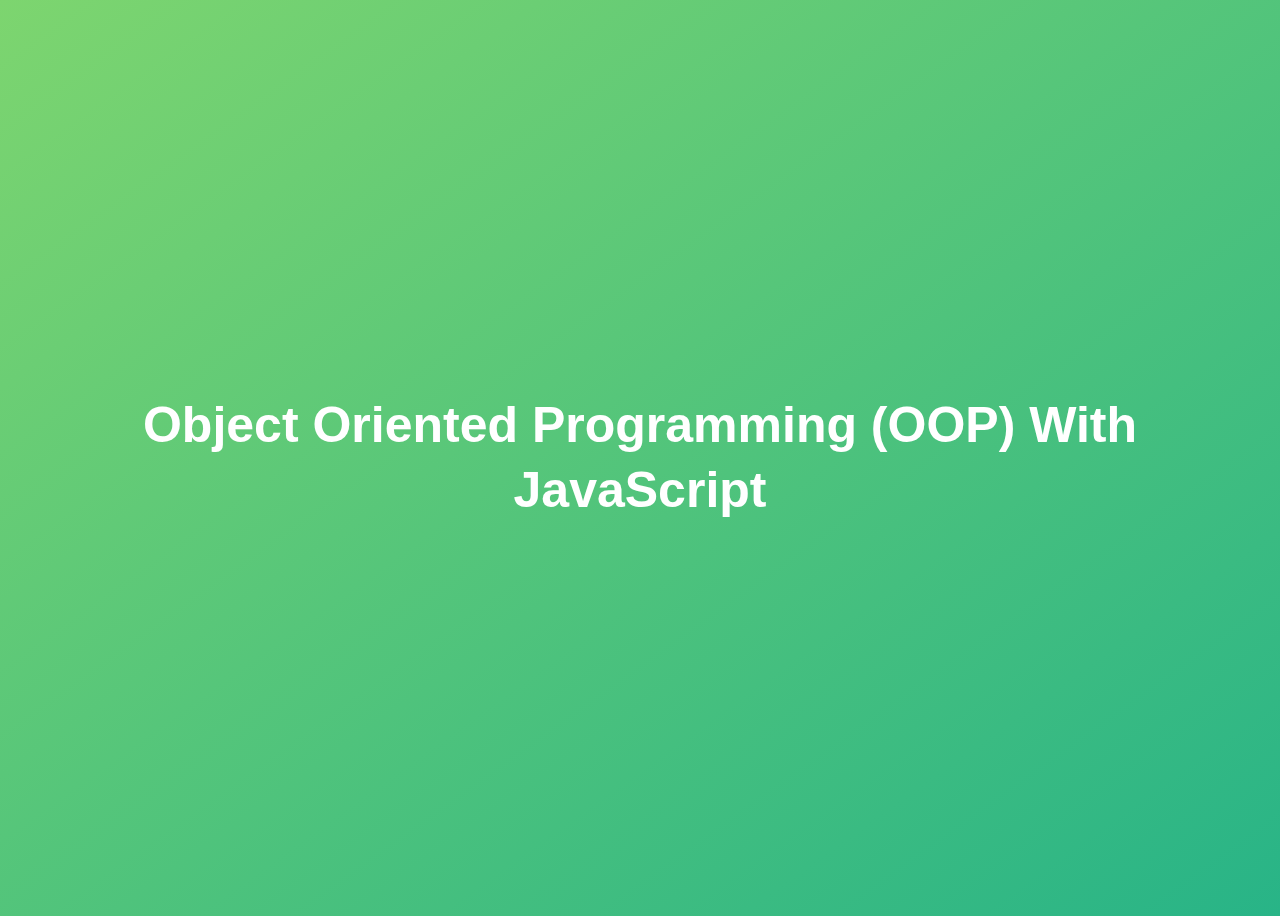
<file: 14-Object Oriented Programming with JavaScript/index.html>
<!DOCTYPE html>
<html lang="en">
  <head>
    <meta charset="UTF-8" />
    <meta name="viewport" content="width=device-width, initial-scale=1.0" />
    <meta http-equiv="X-UA-Compatible" content="ie=edge" />
    <title>Object Oriented Programming (OOP) With JavaScript</title>
    <style>
      body {
        height: 100vh;
        display: flex;
        align-items: center;
        background: linear-gradient(to top left, #28b487, #7dd56f);
      }
      h1 {
        font-family: sans-serif;
        font-size: 50px;
        line-height: 1.3;
        width: 100%;
        padding: 30px;
        text-align: center;
        color: white;
      }
    </style>
    <script defer src="script.js"></script>
  </head>
  <body>
    <h1>Object Oriented Programming (OOP) With JavaScript</h1>
  </body>
</html>
</file>
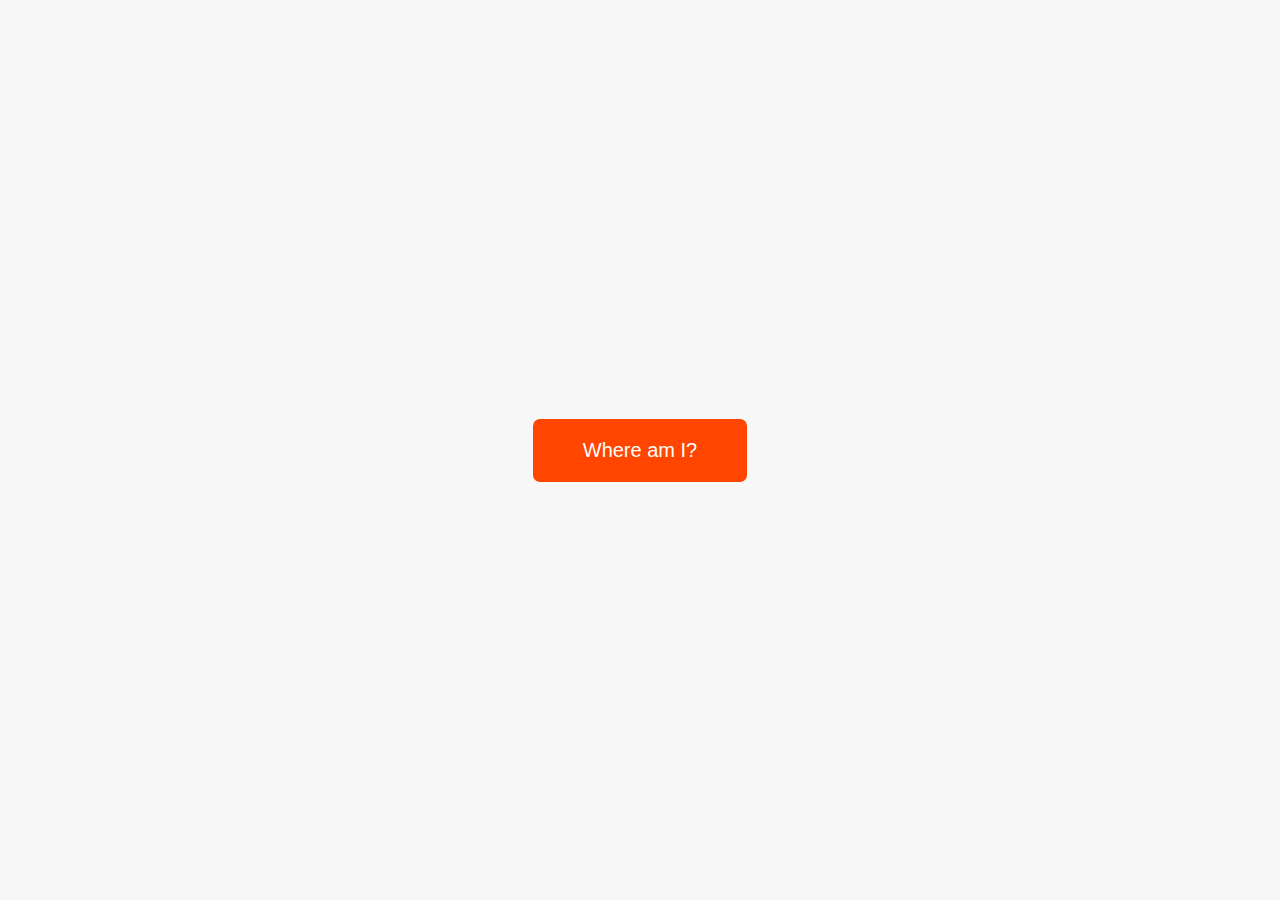
<file: 16-Asynchronous JavaScript/index.html>
<!DOCTYPE html>
<html lang="en">
  <head>
    <meta charset="UTF-8" />
    <meta name="viewport" content="width=device-width, initial-scale=1.0" />
    <meta http-equiv="X-UA-Compatible" content="ie=edge" />
    <link rel="stylesheet" href="style.css" />
    <script defer src="script.js"></script>
    <title>Asynchronous JavaScript</title>
  </head>
  <body>
    <main class="container">
      <div class="countries"></div>
      <button class="btn-country">Where am I?</button>
      <div class="images"></div>
    </main>
  </body>
</html>
</file>
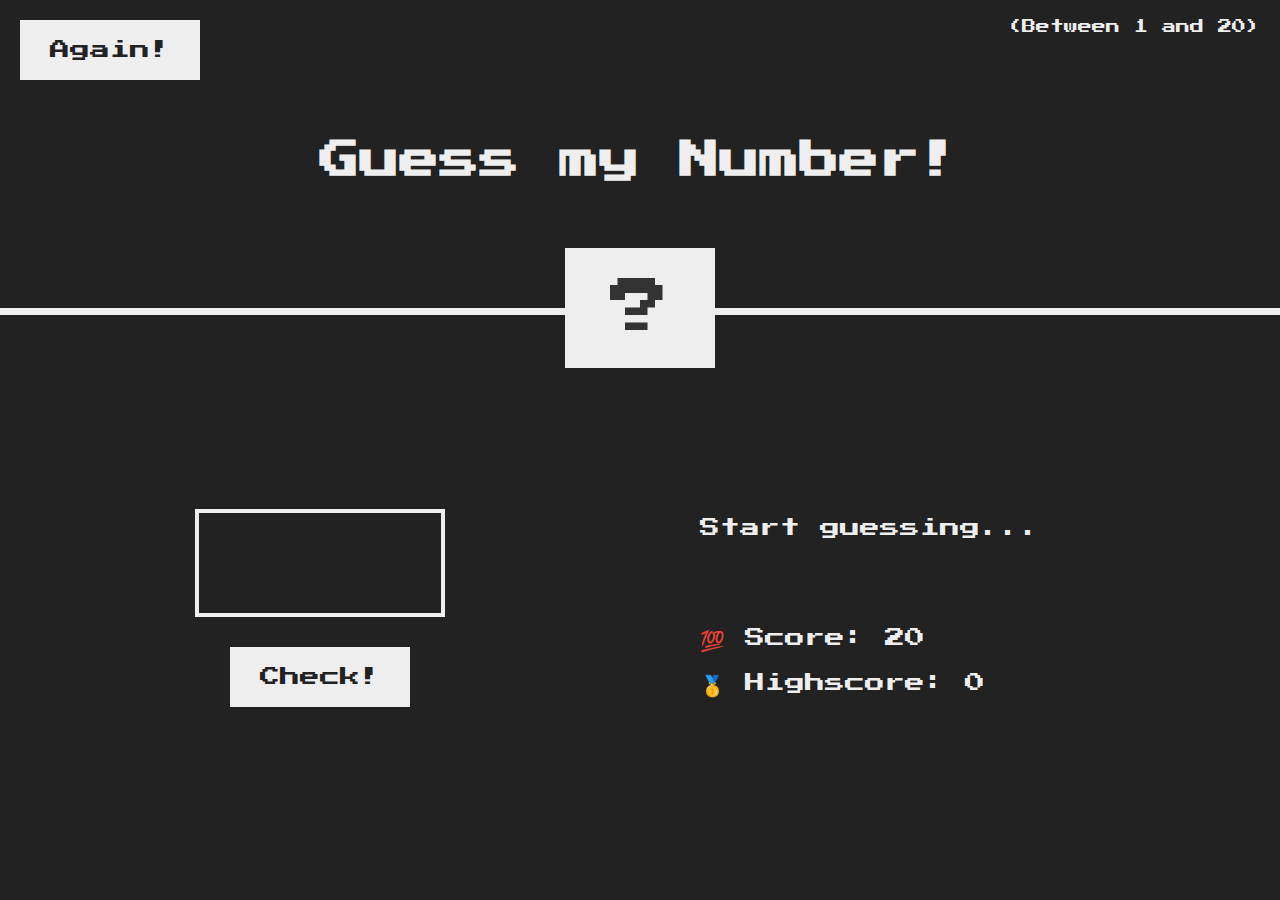
<file: 07-DOM Manipulation/Project-1/Jonas version/index.html>
<!DOCTYPE html>
<html lang="en">
  <head>
    <meta charset="UTF-8" />
    <meta http-equiv="X-UA-Compatible" content="IE=edge" />
    <meta name="viewport" content="width=device-width, initial-scale=1.0" />
    <link rel="stylesheet" href="./style.css" />
    <title>Guess My Number Game</title>
  </head>
  <body>
    <header>
      <h1>Guess my Number!</h1>
      <p class="between">(Between 1 and 20)</p>
      <button class="btn again">Again!</button>
      <div class="number">?</div>
    </header>
    <main>
      <section class="left">
        <input type="number" class="guess" />
        <button class="btn check">Check!</button>
      </section>
      <div class="right">
        <p class="message">Start guessing...</p>
        <p class="label-score">💯 Score: <span class="score">20</span></p>
        <p class="label-highscore">🥇 Highscore: <span class="highscore">0</span></p>
      </div>
    </main>
    <script src="./script.js"></script>
  </body>
</html>
</file>
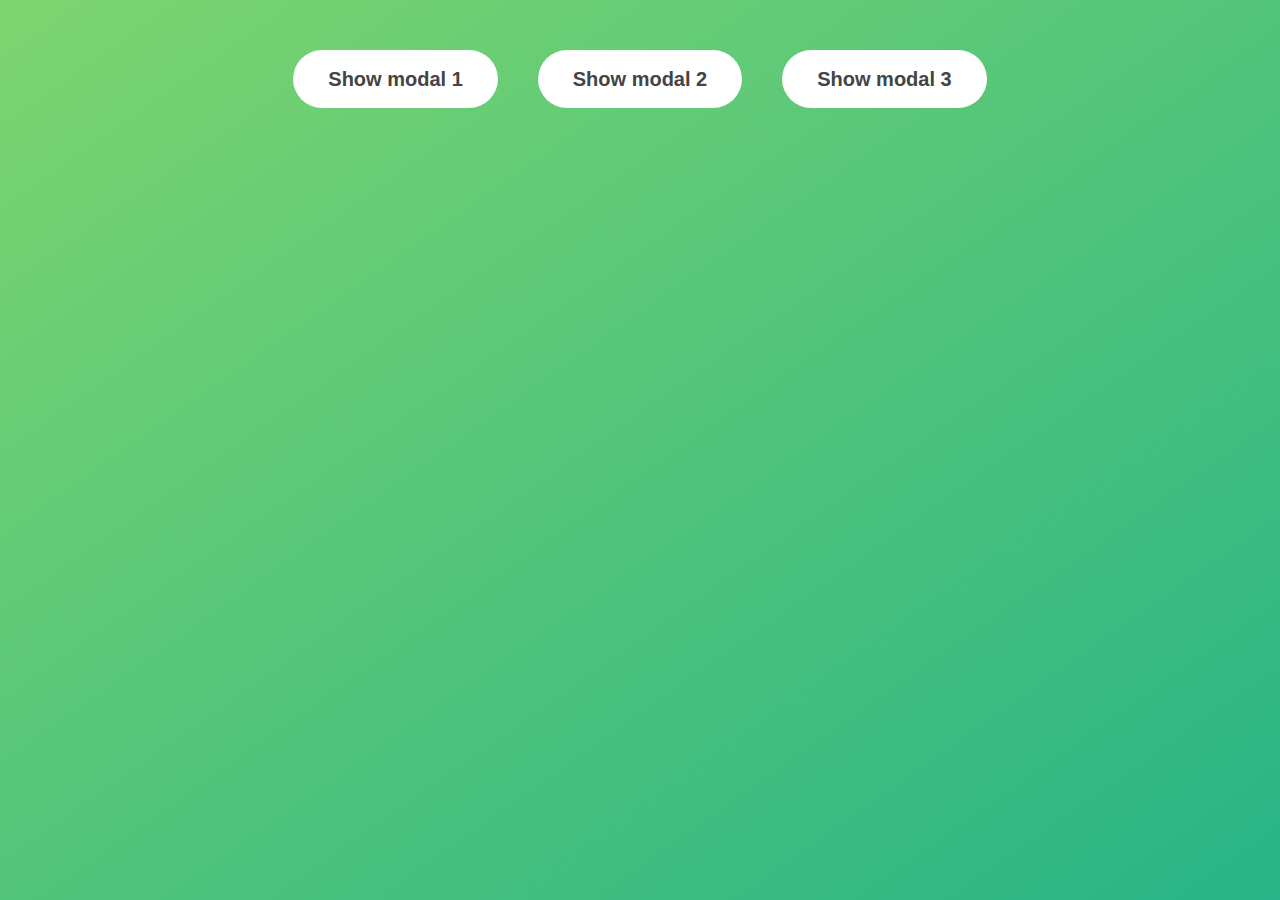
<file: 07-DOM Manipulation/Project-2/Jonas version/index.html>
<!DOCTYPE html>
<html lang="en">
  <head>
    <meta charset="UTF-8" />
    <meta name="viewport" content="width=device-width, initial-scale=1.0" />
    <meta http-equiv="X-UA-Compatible" content="ie=edge" />
    <link rel="stylesheet" href="style.css" />
    <title>Modal window</title>
  </head>
  <body>
    <button class="show-modal">Show modal 1</button>
    <button class="show-modal">Show modal 2</button>
    <button class="show-modal">Show modal 3</button>

    <!-- Modal -->
    <div class="modal hidden">
      <button class="close-modal">&times;</button>
      <h1>I'm a modal window 😍</h1>
      <p>
        Lorem ipsum dolor sit amet, consectetur adipisicing elit, sed do eiusmod tempor incididunt ut labore et dolore magna
        aliqua. Ut enim ad minim veniam, quis nostrud exercitation ullamco laboris nisi ut aliquip ex ea commodo consequat. Duis
        aute irure dolor in reprehenderit in voluptate velit esse cillum dolore eu fugiat nulla pariatur. Excepteur sint occaecat
        cupidatat non proident, sunt in culpa qui officia deserunt mollit anim id est laborum.
      </p>
    </div>

    <!-- Blurry dark background -->
    <div class="overlay hidden"></div>

    <script src="script.js"></script>
  </body>
</html>
</file>
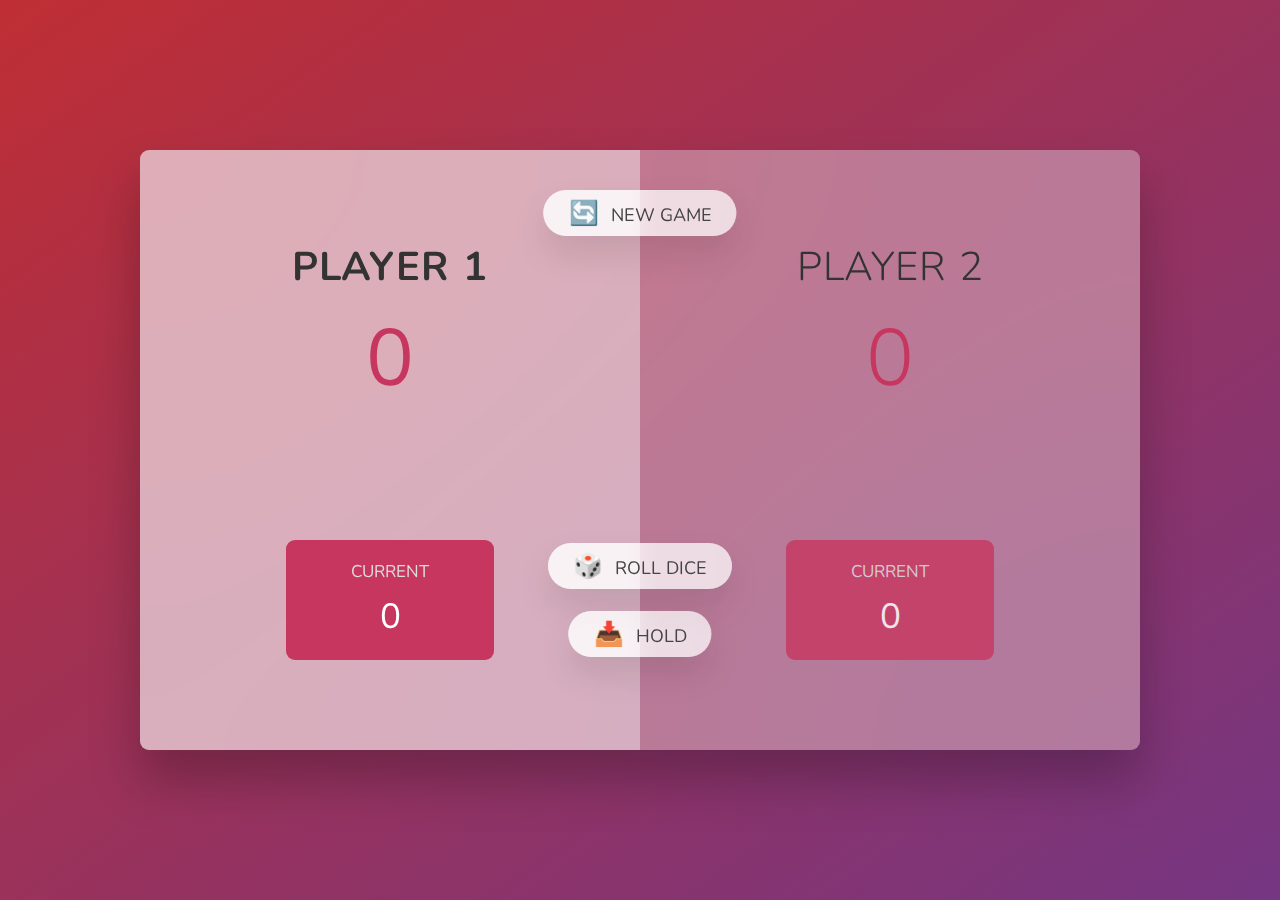
<file: 07-DOM Manipulation/Project-3/Joans Version/index.html>
<!DOCTYPE html>
<html lang="en">
  <head>
    <meta charset="UTF-8" />
    <meta name="viewport" content="width=device-width, initial-scale=1.0" />
    <meta http-equiv="X-UA-Compatible" content="ie=edge" />
    <link rel="stylesheet" href="style.css" />
    <title>Pig Game | Jonas Version</title>
  </head>
  <body>
    <main>
      <section class="player player--0 player--active">
        <h2 class="name" id="name--0">Player 1</h2>
        <p class="score" id="score--0">43</p>
        <div class="current">
          <p class="current-label">Current</p>
          <p class="current-score" id="current--0">0</p>
        </div>
      </section>
      <section class="player player--1">
        <h2 class="name" id="name--1">Player 2</h2>
        <p class="score" id="score--1">24</p>
        <div class="current">
          <p class="current-label">Current</p>
          <p class="current-score" id="current--1">0</p>
        </div>
      </section>

      <img src="dice-5.png" alt="Playing dice" class="dice" />
      <button class="btn btn--new">🔄 New game</button>
      <button class="btn btn--roll">🎲 Roll dice</button>
      <button class="btn btn--hold">📥 Hold</button>
    </main>
    <script src="script.js"></script>
  </body>
</html>
</file>
<file: 11-Array Methods/style.css>
/*
 * Use this CSS to learn some intersting techniques,
 * in case you're wondering how I built the UI.
 * Have fun! 😁
 */

* {
  margin: 0;
  padding: 0;
  box-sizing: inherit;
}

html {
  font-size: 62.5%;
  box-sizing: border-box;
}

body {
  font-family: 'Poppins', sans-serif;
  color: #444;
  background-color: #f3f3f3;
  height: 100vh;
  padding: 2rem;
}

nav {
  display: flex;
  justify-content: space-between;
  align-items: center;
  padding: 0 2rem;
}

.welcome {
  font-size: 1.9rem;
  font-weight: 500;
}

.logo {
  height: 5.25rem;
}

.login {
  display: flex;
}

.login__input {
  border: none;
  padding: 0.5rem 2rem;
  font-size: 1.6rem;
  font-family: inherit;
  text-align: center;
  width: 12rem;
  border-radius: 10rem;
  margin-right: 1rem;
  color: inherit;
  border: 1px solid #fff;
  transition: all 0.3s;
}

.login__input:focus {
  outline: none;
  border: 1px solid #ccc;
}

.login__input::placeholder {
  color: #bbb;
}

.login__btn {
  border: none;
  background: none;
  font-size: 2.2rem;
  color: inherit;
  cursor: pointer;
  transition: all 0.3s;
}

.login__btn:hover,
.login__btn:focus,
.btn--sort:hover,
.btn--sort:focus {
  outline: none;
  color: #777;
}

/* MAIN */
.app {
  position: relative;
  max-width: 100rem;
  margin: 4rem auto;
  display: grid;
  grid-template-columns: 4fr 3fr;
  grid-template-rows: auto repeat(3, 15rem) auto;
  gap: 2rem;

  /* NOTE This creates the fade in/out anumation */
  opacity: 0;
  transition: all 1s;
}

.balance {
  grid-column: 1 / span 2;
  display: flex;
  align-items: flex-end;
  justify-content: space-between;
  margin-bottom: 2rem;
}

.balance__label {
  font-size: 2.2rem;
  font-weight: 500;
  margin-bottom: -0.2rem;
}

.balance__date {
  font-size: 1.4rem;
  color: #888;
}

.balance__value {
  font-size: 4.5rem;
  font-weight: 400;
}

/* MOVEMENTS */
.movements {
  grid-row: 2 / span 3;
  background-color: #fff;
  border-radius: 1rem;
  overflow: scroll;
}

.movements__row {
  padding: 2.25rem 4rem;
  display: flex;
  align-items: center;
  border-bottom: 1px solid #eee;
}

.movements__type {
  font-size: 1.1rem;
  text-transform: uppercase;
  font-weight: 500;
  color: #fff;
  padding: 0.1rem 1rem;
  border-radius: 10rem;
  margin-right: 2rem;
}

.movements__date {
  font-size: 1.1rem;
  text-transform: uppercase;
  font-weight: 500;
  color: #666;
}

.movements__type--deposit {
  background-image: linear-gradient(to top left, #39b385, #9be15d);
}

.movements__type--withdrawal {
  background-image: linear-gradient(to top left, #e52a5a, #ff585f);
}

.movements__value {
  font-size: 1.7rem;
  margin-left: auto;
}

/* SUMMARY */
.summary {
  grid-row: 5 / 6;
  display: flex;
  align-items: baseline;
  padding: 0 0.3rem;
  margin-top: 1rem;
}

.summary__label {
  font-size: 1.2rem;
  font-weight: 500;
  text-transform: uppercase;
  margin-right: 0.8rem;
}

.summary__value {
  font-size: 2.2rem;
  margin-right: 2.5rem;
}

.summary__value--in,
.summary__value--interest {
  color: #66c873;
}

.summary__value--out {
  color: #f5465d;
}

.btn--sort {
  margin-left: auto;
  border: none;
  background: none;
  font-size: 1.3rem;
  font-weight: 500;
  cursor: pointer;
}

/* OPERATIONS */
.operation {
  border-radius: 1rem;
  padding: 3rem 4rem;
  color: #333;
}

.operation--transfer {
  background-image: linear-gradient(to top left, #ffb003, #ffcb03);
}

.operation--loan {
  background-image: linear-gradient(to top left, #39b385, #9be15d);
}

.operation--close {
  background-image: linear-gradient(to top left, #e52a5a, #ff585f);
}

h2 {
  margin-bottom: 1.5rem;
  font-size: 1.7rem;
  font-weight: 600;
  color: #333;
}

.form {
  display: grid;
  grid-template-columns: 2.5fr 2.5fr 1fr;
  grid-template-rows: auto auto;
  gap: 0.4rem 1rem;
}

/* Exceptions for interst */
.form.form--loan {
  grid-template-columns: 2.5fr 1fr 2.5fr;
}
.form__label--loan {
  grid-row: 2;
}
/* End exceptions */

.form__input {
  width: 100%;
  border: none;
  background-color: rgba(255, 255, 255, 0.4);
  font-family: inherit;
  font-size: 1.5rem;
  text-align: center;
  color: #333;
  padding: 0.3rem 1rem;
  border-radius: 0.7rem;
  transition: all 0.3s;
}

.form__input:focus {
  outline: none;
  background-color: rgba(255, 255, 255, 0.6);
}

.form__label {
  font-size: 1.3rem;
  text-align: center;
}

.form__btn {
  border: none;
  border-radius: 0.7rem;
  font-size: 1.8rem;
  background-color: #fff;
  cursor: pointer;
  transition: all 0.3s;
}

.form__btn:focus {
  outline: none;
  background-color: rgba(255, 255, 255, 0.8);
}

.logout-timer {
  padding: 0 0.3rem;
  margin-top: 1.9rem;
  text-align: right;
  font-size: 1.25rem;
}

.timer {
  font-weight: 600;
}
</file>
<file: 12-Numbers Dates Timers/style.css>
/*
 * Use this CSS to learn some intersting techniques,
 * in case you're wondering how I built the UI.
 * Have fun! 😁
 */

* {
  margin: 0;
  padding: 0;
  box-sizing: inherit;
}

html {
  font-size: 62.5%;
  box-sizing: border-box;
}

body {
  font-family: 'Poppins', sans-serif;
  color: #444;
  background-color: #f3f3f3;
  height: 100vh;
  padding: 2rem;
}

nav {
  display: flex;
  justify-content: space-between;
  align-items: center;
  padding: 0 2rem;
}

.welcome {
  font-size: 1.9rem;
  font-weight: 500;
}

.logo {
  height: 5.25rem;
}

.login {
  display: flex;
}

.login__input {
  border: none;
  padding: 0.5rem 2rem;
  font-size: 1.6rem;
  font-family: inherit;
  text-align: center;
  width: 12rem;
  border-radius: 10rem;
  margin-right: 1rem;
  color: inherit;
  border: 1px solid #fff;
  transition: all 0.3s;
}

.login__input:focus {
  outline: none;
  border: 1px solid #ccc;
}

.login__input::placeholder {
  color: #bbb;
}

.login__btn {
  border: none;
  background: none;
  font-size: 2.2rem;
  color: inherit;
  cursor: pointer;
  transition: all 0.3s;
}

.login__btn:hover,
.login__btn:focus,
.btn--sort:hover,
.btn--sort:focus {
  outline: none;
  color: #777;
}

/* MAIN */
.app {
  position: relative;
  max-width: 100rem;
  margin: 4rem auto;
  display: grid;
  grid-template-columns: 4fr 3fr;
  grid-template-rows: auto repeat(3, 15rem) auto;
  gap: 2rem;

  /* NOTE This creates the fade in/out anumation */
  opacity: 0;
  transition: all 1s;
}

.balance {
  grid-column: 1 / span 2;
  display: flex;
  align-items: flex-end;
  justify-content: space-between;
  margin-bottom: 2rem;
}

.balance__label {
  font-size: 2.2rem;
  font-weight: 500;
  margin-bottom: -0.2rem;
}

.balance__date {
  font-size: 1.4rem;
  color: #888;
}

.balance__value {
  font-size: 4.5rem;
  font-weight: 400;
}

/* MOVEMENTS */
.movements {
  grid-row: 2 / span 3;
  background-color: #fff;
  border-radius: 1rem;
  overflow: scroll;
}

.movements__row {
  padding: 2.25rem 4rem;
  display: flex;
  align-items: center;
  border-bottom: 1px solid #eee;
}

.movements__type {
  font-size: 1.1rem;
  text-transform: uppercase;
  font-weight: 500;
  color: #fff;
  padding: 0.1rem 1rem;
  border-radius: 10rem;
  margin-right: 2rem;
}

.movements__date {
  font-size: 1.1rem;
  text-transform: uppercase;
  font-weight: 500;
  color: #666;
}

.movements__type--deposit {
  background-image: linear-gradient(to top left, #39b385, #9be15d);
}

.movements__type--withdrawal {
  background-image: linear-gradient(to top left, #e52a5a, #ff585f);
}

.movements__value {
  font-size: 1.7rem;
  margin-left: auto;
}

/* SUMMARY */
.summary {
  grid-row: 5 / 6;
  display: flex;
  align-items: baseline;
  padding: 0 0.3rem;
  margin-top: 1rem;
}

.summary__label {
  font-size: 1.2rem;
  font-weight: 500;
  text-transform: uppercase;
  margin-right: 0.8rem;
}

.summary__value {
  font-size: 2.2rem;
  margin-right: 2.5rem;
}

.summary__value--in,
.summary__value--interest {
  color: #66c873;
}

.summary__value--out {
  color: #f5465d;
}

.btn--sort {
  margin-left: auto;
  border: none;
  background: none;
  font-size: 1.3rem;
  font-weight: 500;
  cursor: pointer;
}

/* OPERATIONS */
.operation {
  border-radius: 1rem;
  padding: 3rem 4rem;
  color: #333;
}

.operation--transfer {
  background-image: linear-gradient(to top left, #ffb003, #ffcb03);
}

.operation--loan {
  background-image: linear-gradient(to top left, #39b385, #9be15d);
}

.operation--close {
  background-image: linear-gradient(to top left, #e52a5a, #ff585f);
}

h2 {
  margin-bottom: 1.5rem;
  font-size: 1.7rem;
  font-weight: 600;
  color: #333;
}

.form {
  display: grid;
  grid-template-columns: 2.5fr 2.5fr 1fr;
  grid-template-rows: auto auto;
  gap: 0.4rem 1rem;
}

/* Exceptions for interst */
.form.form--loan {
  grid-template-columns: 2.5fr 1fr 2.5fr;
}
.form__label--loan {
  grid-row: 2;
}
/* End exceptions */

.form__input {
  width: 100%;
  border: none;
  background-color: rgba(255, 255, 255, 0.4);
  font-family: inherit;
  font-size: 1.5rem;
  text-align: center;
  color: #333;
  padding: 0.3rem 1rem;
  border-radius: 0.7rem;
  transition: all 0.3s;
}

.form__input:focus {
  outline: none;
  background-color: rgba(255, 255, 255, 0.6);
}

.form__label {
  font-size: 1.3rem;
  text-align: center;
}

.form__btn {
  border: none;
  border-radius: 0.7rem;
  font-size: 1.8rem;
  background-color: #fff;
  cursor: pointer;
  transition: all 0.3s;
}

.form__btn:focus {
  outline: none;
  background-color: rgba(255, 255, 255, 0.8);
}

.logout-timer {
  padding: 0 0.3rem;
  margin-top: 1.9rem;
  text-align: right;
  font-size: 1.25rem;
}

.timer {
  font-weight: 600;
}
</file>
<file: 13-Advanced DOM Events/style.css>
/* The page is NOT responsive. You can implement responsiveness yourself if you wanna have some fun 😃 */

:root {
  --color-primary: #5ec576;
  --color-secondary: #ffcb03;
  --color-tertiary: #ff585f;
  --color-primary-darker: #4bbb7d;
  --color-secondary-darker: #ffbb00;
  --color-tertiary-darker: #fd424b;
  --color-primary-opacity: #5ec5763a;
  --color-secondary-opacity: #ffcd0331;
  --color-tertiary-opacity: #ff58602d;
  --gradient-primary: linear-gradient(to top left, #39b385, #9be15d);
  --gradient-secondary: linear-gradient(to top left, #ffb003, #ffcb03);
}

* {
  margin: 0;
  padding: 0;
  box-sizing: inherit;
}

html {
  font-size: 62.5%;
  box-sizing: border-box;
}

body {
  font-family: 'Poppins', sans-serif;
  font-weight: 300;
  color: #444;
  line-height: 1.9;
  background-color: #f3f3f3;
}

/* GENERAL ELEMENTS */
.section {
  padding: 15rem 3rem;
  border-top: 1px solid #ddd;

  transition: transform 1s, opacity 1s;
}

.section--hidden {
  opacity: 0;
  transform: translateY(8rem);
}

.section__title {
  max-width: 80rem;
  margin: 0 auto 8rem auto;
}

.section__description {
  font-size: 1.8rem;
  font-weight: 600;
  text-transform: uppercase;
  color: var(--color-primary);
  margin-bottom: 1rem;
}

.section__header {
  font-size: 4rem;
  line-height: 1.3;
  font-weight: 500;
}

.btn {
  display: inline-block;
  background-color: var(--color-primary);
  font-size: 1.6rem;
  font-family: inherit;
  font-weight: 500;
  border: none;
  padding: 1.25rem 4.5rem;
  border-radius: 10rem;
  cursor: pointer;
  transition: all 0.3s;
}

.btn:hover {
  background-color: var(--color-primary-darker);
}

.btn--text {
  display: inline-block;
  background: none;
  font-size: 1.7rem;
  font-family: inherit;
  font-weight: 500;
  color: var(--color-primary);
  border: none;
  border-bottom: 1px solid currentColor;
  padding-bottom: 2px;
  cursor: pointer;
  transition: all 0.3s;
}

p {
  color: #666;
}

/* This is BAD for accessibility! Don't do in the real world! */
button:focus {
  outline: none;
}

img {
  transition: filter 0.5s;
}

.lazy-img {
  filter: blur(20px);
}

/* NAVIGATION */
.nav {
  display: flex;
  justify-content: space-between;
  align-items: center;
  height: 9rem;
  width: 100%;
  padding: 0 6rem;
  z-index: 100;
}

/* nav and stickly class at the same time */
.nav.sticky {
  position: fixed;
  background-color: rgba(255, 255, 255, 0.95);
}

.nav__logo {
  height: 4.5rem;
  transition: all 0.3s;
}

.nav__links {
  display: flex;
  align-items: center;
  list-style: none;
}

.nav__item {
  margin-left: 4rem;
}

.nav__link:link,
.nav__link:visited {
  font-size: 1.7rem;
  font-weight: 400;
  color: inherit;
  text-decoration: none;
  display: block;
  transition: all 0.3s;
}

.nav__link--btn:link,
.nav__link--btn:visited {
  padding: 0.8rem 2.5rem;
  border-radius: 3rem;
  background-color: var(--color-primary);
  color: #222;
}

.nav__link--btn:hover,
.nav__link--btn:active {
  color: inherit;
  background-color: var(--color-primary-darker);
  color: #333;
}

/* HEADER */
.header {
  padding: 0 3rem;
  height: 100vh;
  display: flex;
  flex-direction: column;
  align-items: center;
}

.header__title {
  flex: 1;

  max-width: 115rem;
  display: grid;
  grid-template-columns: 3fr 2fr;
  row-gap: 3rem;
  align-content: center;
  justify-content: center;

  align-items: start;
  justify-items: start;
}

h1 {
  font-size: 5.5rem;
  line-height: 1.35;
}

h4 {
  font-size: 2.4rem;
  font-weight: 500;
}

.header__img {
  width: 100%;
  grid-column: 2 / 3;
  grid-row: 1 / span 4;
  transform: translateY(-6rem);
}

.highlight {
  position: relative;
}

.highlight::after {
  display: block;
  content: '';
  position: absolute;
  bottom: 0;
  left: 0;
  height: 100%;
  width: 100%;
  z-index: -1;
  opacity: 0.7;
  transform: scale(1.07, 1.05) skewX(-15deg);
  background-image: var(--gradient-primary);
}

/* FEATURES */
.features {
  display: grid;
  grid-template-columns: 1fr 1fr;
  gap: 4rem;
  margin: 0 12rem;
}

.features__img {
  width: 100%;
}

.features__feature {
  align-self: center;
  justify-self: center;
  width: 70%;
  font-size: 1.5rem;
}

.features__icon {
  display: flex;
  align-items: center;
  justify-content: center;
  background-color: var(--color-primary-opacity);
  height: 5.5rem;
  width: 5.5rem;
  border-radius: 50%;
  margin-bottom: 2rem;
}

.features__icon svg {
  height: 2.5rem;
  width: 2.5rem;
  fill: var(--color-primary);
}

.features__header {
  font-size: 2rem;
  margin-bottom: 1rem;
}

/* OPERATIONS */
.operations {
  max-width: 100rem;
  margin: 12rem auto 0 auto;

  background-color: #fff;
}

.operations__tab-container {
  display: flex;
  justify-content: center;
}

.operations__tab {
  margin-right: 2.5rem;
  transform: translateY(-50%);
}

.operations__tab span {
  margin-right: 1rem;
  font-weight: 600;
  display: inline-block;
}

.operations__tab--1 {
  background-color: var(--color-secondary);
}

.operations__tab--1:hover {
  background-color: var(--color-secondary-darker);
}

.operations__tab--3 {
  background-color: var(--color-tertiary);
  margin: 0;
}

.operations__tab--3:hover {
  background-color: var(--color-tertiary-darker);
}

.operations__tab--active {
  transform: translateY(-66%);
}

.operations__content {
  display: none;

  /* JUST PRESENTATIONAL */
  font-size: 1.7rem;
  padding: 2.5rem 7rem 6.5rem 7rem;
}

.operations__content--active {
  display: grid;
  grid-template-columns: 7rem 1fr;
  column-gap: 3rem;
  row-gap: 0.5rem;
}

.operations__header {
  font-size: 2.25rem;
  font-weight: 500;
  align-self: center;
}

.operations__icon {
  display: flex;
  align-items: center;
  justify-content: center;
  height: 7rem;
  width: 7rem;
  border-radius: 50%;
}

.operations__icon svg {
  height: 2.75rem;
  width: 2.75rem;
}

.operations__content p {
  grid-column: 2;
}

.operations__icon--1 {
  background-color: var(--color-secondary-opacity);
}
.operations__icon--2 {
  background-color: var(--color-primary-opacity);
}
.operations__icon--3 {
  background-color: var(--color-tertiary-opacity);
}
.operations__icon--1 svg {
  fill: var(--color-secondary-darker);
}
.operations__icon--2 svg {
  fill: var(--color-primary);
}
.operations__icon--3 svg {
  fill: var(--color-tertiary);
}

/* SLIDER */
.slider {
  max-width: 100rem;
  height: 50rem;
  margin: 0 auto;
  position: relative;

  /* IN THE END */
  overflow: hidden;
}

.slide {
  position: absolute;
  top: 0;
  width: 100%;
  height: 50rem;

  display: flex;
  align-items: center;
  justify-content: center;

  /* THIS creates the animation! */
  transition: transform 1s;
}

.slide > img {
  /* Only for images that have different size than slide */
  width: 100%;
  height: 100%;
  object-fit: cover;
}

.slider__btn {
  position: absolute;
  top: 50%;
  z-index: 10;

  border: none;
  background: rgba(255, 255, 255, 0.7);
  font-family: inherit;
  color: #333;
  border-radius: 50%;
  height: 5.5rem;
  width: 5.5rem;
  font-size: 3.25rem;
  cursor: pointer;
}

.slider__btn--left {
  left: 6%;
  transform: translate(-50%, -50%);
}

.slider__btn--right {
  right: 6%;
  transform: translate(50%, -50%);
}

.dots {
  position: absolute;
  bottom: 5%;
  left: 50%;
  transform: translateX(-50%);
  display: flex;
}

.dots__dot {
  border: none;
  background-color: #b9b9b9;
  opacity: 0.7;
  height: 1rem;
  width: 1rem;
  border-radius: 50%;
  margin-right: 1.75rem;
  cursor: pointer;
  transition: all 0.5s;

  /* Only necessary when overlying images */
  /* box-shadow: 0 0.6rem 1.5rem rgba(0, 0, 0, 0.7); */
}

.dots__dot:last-child {
  margin: 0;
}

.dots__dot--active {
  /* background-color: #fff; */
  background-color: #888;
  opacity: 1;
}

/* TESTIMONIALS */
.testimonial {
  width: 65%;
  position: relative;
}

.testimonial::before {
  content: '\201C';
  position: absolute;
  top: -5.7rem;
  left: -6.8rem;
  line-height: 1;
  font-size: 20rem;
  font-family: inherit;
  color: var(--color-primary);
  z-index: -1;
}

.testimonial__header {
  font-size: 2.25rem;
  font-weight: 500;
  margin-bottom: 1.5rem;
}

.testimonial__text {
  font-size: 1.7rem;
  margin-bottom: 3.5rem;
  color: #666;
}

.testimonial__author {
  margin-left: 3rem;
  font-style: normal;

  display: grid;
  grid-template-columns: 6.5rem 1fr;
  column-gap: 2rem;
}

.testimonial__photo {
  grid-row: 1 / span 2;
  width: 6.5rem;
  border-radius: 50%;
}

.testimonial__name {
  font-size: 1.7rem;
  font-weight: 500;
  align-self: end;
  margin: 0;
}

.testimonial__location {
  font-size: 1.5rem;
}

.section__title--testimonials {
  margin-bottom: 4rem;
}

/* SIGNUP */
.section--sign-up {
  background-color: #37383d;
  border-top: none;
  border-bottom: 1px solid #444;
  text-align: center;
  padding: 10rem 3rem;
}

.section--sign-up .section__header {
  color: #fff;
  text-align: center;
}

.section--sign-up .section__title {
  margin-bottom: 6rem;
}

.section--sign-up .btn {
  font-size: 1.9rem;
  padding: 2rem 5rem;
}

/* FOOTER */
.footer {
  padding: 10rem 3rem;
  background-color: #37383d;
}

.footer__nav {
  list-style: none;
  display: flex;
  justify-content: center;
  margin-bottom: 5rem;
}

.footer__item {
  margin-right: 4rem;
}

.footer__link {
  font-size: 1.6rem;
  color: #eee;
  text-decoration: none;
}

.footer__logo {
  height: 5rem;
  display: block;
  margin: 0 auto;
  margin-bottom: 5rem;
}

.footer__copyright {
  font-size: 1.4rem;
  color: #aaa;
  text-align: center;
}

.footer__copyright .footer__link {
  font-size: 1.4rem;
}

/* MODAL WINDOW */
.modal {
  position: fixed;
  top: 50%;
  left: 50%;
  transform: translate(-50%, -50%);
  max-width: 60rem;
  background-color: #f3f3f3;
  padding: 5rem 6rem;
  box-shadow: 0 4rem 6rem rgba(0, 0, 0, 0.3);
  z-index: 1000;
  transition: all 0.5s;
}

.overlay {
  position: fixed;
  top: 0;
  left: 0;
  width: 100%;
  height: 100%;
  background-color: rgba(0, 0, 0, 0.5);
  backdrop-filter: blur(4px);
  z-index: 100;
  transition: all 0.5s;
}

.modal__header {
  font-size: 3.25rem;
  margin-bottom: 4.5rem;
  line-height: 1.5;
}

.modal__form {
  margin: 0 3rem;
  display: grid;
  grid-template-columns: 1fr 2fr;
  align-items: center;
  gap: 2.5rem;
}

.modal__form label {
  font-size: 1.7rem;
  font-weight: 500;
}

.modal__form input {
  font-size: 1.7rem;
  padding: 1rem 1.5rem;
  border: 1px solid #ddd;
  border-radius: 0.5rem;
}

.modal__form button {
  grid-column: 1 / span 2;
  justify-self: center;
  margin-top: 1rem;
}

.btn--close-modal {
  font-family: inherit;
  color: inherit;
  position: absolute;
  top: 0.5rem;
  right: 2rem;
  font-size: 4rem;
  cursor: pointer;
  border: none;
  background: none;
}

.hidden {
  visibility: hidden;
  opacity: 0;
}

/* COOKIE MESSAGE */
.cookie-message {
  display: flex;
  align-items: center;
  justify-content: space-evenly;
  width: 100%;
  background-color: white;
  color: #bbb;
  font-size: 1.5rem;
  font-weight: 400;
}
</file>
<file: 16-Asynchronous JavaScript/style.css>
* {
  margin: 0;
  padding: 0;
  box-sizing: inherit;
}

html {
  font-size: 62.5%;
  box-sizing: border-box;
}

body {
  font-family: system-ui;
  color: #555;
  background-color: #f7f7f7;
  min-height: 100vh;
  padding: 6rem 0;

  display: flex;
  align-items: center;
  justify-content: center;
}

.container {
  display: flex;
  flex-flow: column;
  align-items: center;
}

.countries {
  /* margin-bottom: 8rem; */
  display: flex;
  flex-wrap: wrap;
  gap: 6rem;

  font-size: 2rem;
  opacity: 0;
  transition: opacity 1s;
}

.country {
  background-color: #fff;
  box-shadow: 0 2rem 5rem 1rem rgba(0, 0, 0, 0.1);
  font-size: 1.8rem;
  width: 30rem;
  border-radius: 0.7rem;
  margin: 0 3rem;
  /* overflow: hidden; */
}

.neighbour::before {
  content: 'Neighbour country';
  width: 100%;
  position: absolute;
  top: -4rem;

  text-align: center;
  font-size: 1.8rem;
  font-weight: 600;
  text-transform: uppercase;
  color: #888;
}

.neighbour {
  transform: scale(0.8) translateY(1rem);
  margin-left: 0;
}

.country__img {
  width: 30rem;
  height: 17rem;
  object-fit: cover;
  background-color: #eee;
  border-top-left-radius: 0.7rem;
  border-top-right-radius: 0.7rem;
}

.country__data {
  padding: 2.5rem 3.75rem 3rem 3.75rem;
}

.country__name {
  font-size: 2.7rem;
  margin-bottom: 0.7rem;
}

.country__region {
  font-size: 1.4rem;
  margin-bottom: 2.5rem;
  text-transform: uppercase;
  color: #888;
}

.country__row:not(:last-child) {
  margin-bottom: 1rem;
}

.country__row span {
  display: inline-block;
  margin-right: 2rem;
  font-size: 2.4rem;
}

.btn-country {
  border: none;
  font-size: 2rem;
  padding: 2rem 5rem;
  border-radius: 0.7rem;
  color: white;
  background-color: orangered;
  cursor: pointer;
}

.images {
  display: flex;
}

.images img {
  display: block;
  width: 80rem;
  margin: 4rem;
}

.images img.parallel {
  width: 40rem;
  margin: 2rem;
  border: 3rem solid white;
  box-shadow: 0 2rem 5rem 1rem rgba(0, 0, 0, 0.1);
}
</file>
<file: 07-DOM Manipulation/Project-1/Jonas version/style.css>
@import url('https://fonts.googleapis.com/css?family=Press+Start+2P&display=swap');

* {
  margin: 0;
  padding: 0;
  box-sizing: inherit;
}

html {
  font-size: 62.5%;
  box-sizing: border-box;
}

body {
  font-family: 'Press Start 2P', sans-serif;
  color: #eee;
  background: #222;
}

/* LAYOUT */
header {
  position: relative;
  height: 35vh;
  border-bottom: 7px solid #eee;
}

main {
  height: 65vh;
  color: #eee;
  display: flex;
  align-items: center;
  justify-content: space-around;
}

.left {
  width: 52rem;
  display: flex;
  flex-direction: column;
  align-items: center;
}

.right {
  width: 52rem;
  font-size: 2rem;
}

/* ELEMENTS STYLE */
h1 {
  font-size: 4rem;
  text-align: center;
  position: absolute;
  width: 100%;
  top: 52%;
  left: 50%;
  transform: translate(-50%, -50%);
}

.number {
  background: #eee;
  color: #333;
  font-size: 6rem;
  width: 15rem;
  padding: 3rem 0rem;
  text-align: center;
  position: absolute;
  bottom: 0;
  left: 50%;
  transform: translate(-50%, 50%);
}

.between {
  font-size: 1.4rem;
  position: absolute;
  top: 2rem;
  right: 2rem;
}

.again {
  position: absolute;
  top: 2rem;
  left: 2rem;
}

/* SECTION LEFT */

.guess {
  background: none;
  border: 4px solid #eee;
  font-family: inherit;
  color: inherit;
  font-size: 5rem;
  padding: 2.5rem;
  width: 25rem;
  text-align: center;
  display: block;
  margin-bottom: 3rem;
}

.btn {
  border: none;
  background: #eee;
  color: #222;
  font-size: 2rem;
  font-family: inherit;
  padding: 2rem 3rem;
  cursor: pointer;
}

/* SECTION RIGHT */

.btn:hover {
  background-color: #ccc;
}

.message {
  margin-bottom: 8rem;
  height: 3rem;
}

.label-score {
  margin-bottom: 2rem;
}
</file>
<file: 07-DOM Manipulation/Project-2/Jonas version/style.css>
* {
  margin: 0;
  padding: 0;
  box-sizing: inherit;
}

html {
  font-size: 62.5%;
  box-sizing: border-box;
}

body {
  font-family: sans-serif;
  color: #333;
  line-height: 1.5;
  height: 100vh;
  position: relative;
  display: flex;
  align-items: flex-start;
  justify-content: center;
  background: linear-gradient(to top left, #28b487, #7dd56f);
}

.show-modal {
  font-size: 2rem;
  font-weight: 600;
  padding: 1.75rem 3.5rem;
  margin: 5rem 2rem;
  border: none;
  background-color: #fff;
  color: #444;
  border-radius: 10rem;
  cursor: pointer;
}

.close-modal {
  position: absolute;
  top: 1.2rem;
  right: 2rem;
  font-size: 5rem;
  color: #333;
  cursor: pointer;
  border: none;
  background: none;
}

h1 {
  font-size: 2.5rem;
  margin-bottom: 2rem;
}

p {
  font-size: 1.8rem;
}

/* -------------------------- */
/* CLASSES TO MAKE MODAL WORK */
.hidden {
  display: none;
}

.modal {
  position: absolute;
  top: 50%;
  left: 50%;
  transform: translate(-50%, -50%);
  width: 70%;

  background-color: white;
  padding: 6rem;
  border-radius: 5px;
  box-shadow: 0 3rem 5rem rgba(0, 0, 0, 0.3);
  z-index: 10;
}

.overlay {
  position: absolute;
  top: 0;
  left: 0;
  width: 100%;
  height: 100%;
  background-color: rgba(0, 0, 0, 0.6);
  backdrop-filter: blur(3px);
  z-index: 5;
}
</file>
<file: 07-DOM Manipulation/Project-3/Joans Version/style.css>
@import url('https://fonts.googleapis.com/css2?family=Nunito&display=swap');

* {
  margin: 0;
  padding: 0;
  box-sizing: inherit;
}

html {
  font-size: 62.5%;
  box-sizing: border-box;
}

body {
  font-family: 'Nunito', sans-serif;
  font-weight: 400;
  height: 100vh;
  color: #333;
  background-image: linear-gradient(to top left, #753682 0%, #bf2e34 100%);
  display: flex;
  align-items: center;
  justify-content: center;
}

/* LAYOUT */
main {
  position: relative;
  width: 100rem;
  height: 60rem;
  background-color: rgba(255, 255, 255, 0.35);
  backdrop-filter: blur(200px);
  filter: blur();
  box-shadow: 0 3rem 5rem rgba(0, 0, 0, 0.25);
  border-radius: 9px;
  overflow: hidden;
  display: flex;
}

.player {
  flex: 50%;
  padding: 9rem;
  display: flex;
  flex-direction: column;
  align-items: center;
  transition: all 0.75s;
}

/* ELEMENTS */
.name {
  position: relative;
  font-size: 4rem;
  text-transform: uppercase;
  letter-spacing: 1px;
  word-spacing: 2px;
  font-weight: 300;
  margin-bottom: 1rem;
}

.score {
  font-size: 8rem;
  font-weight: 300;
  color: #c7365f;
  margin-bottom: auto;
}

.player--active {
  background-color: rgba(255, 255, 255, 0.4);
}
.player--active .name {
  font-weight: 700;
}
.player--active .score {
  font-weight: 400;
}

.player--active .current {
  opacity: 1;
}

.current {
  background-color: #c7365f;
  opacity: 0.8;
  border-radius: 9px;
  color: #fff;
  width: 65%;
  padding: 2rem;
  text-align: center;
  transition: all 0.75s;
}

.current-label {
  text-transform: uppercase;
  margin-bottom: 1rem;
  font-size: 1.7rem;
  color: #ddd;
}

.current-score {
  font-size: 3.5rem;
}

/* ABSOLUTE POSITIONED ELEMENTS */
.btn {
  position: absolute;
  left: 50%;
  transform: translateX(-50%);
  color: #444;
  background: none;
  border: none;
  font-family: inherit;
  font-size: 1.8rem;
  text-transform: uppercase;
  cursor: pointer;
  font-weight: 400;
  transition: all 0.2s;

  background-color: white;
  background-color: rgba(255, 255, 255, 0.6);
  backdrop-filter: blur(10px);

  padding: 0.7rem 2.5rem;
  border-radius: 50rem;
  box-shadow: 0 1.75rem 3.5rem rgba(0, 0, 0, 0.1);
}

.btn::first-letter {
  font-size: 2.4rem;
  display: inline-block;
  margin-right: 0.7rem;
}

.btn--new {
  top: 4rem;
}
.btn--roll {
  top: 39.3rem;
}
.btn--hold {
  top: 46.1rem;
}

.btn:active {
  transform: translate(-50%, 3px);
  box-shadow: 0 1rem 2rem rgba(0, 0, 0, 0.15);
}

.btn:focus {
  outline: none;
}

.dice {
  position: absolute;
  left: 50%;
  top: 16.5rem;
  transform: translateX(-50%);
  height: 10rem;
  box-shadow: 0 2rem 5rem rgba(0, 0, 0, 0.2);
}

.player--winner {
  background-color: #2f2f2f;
}

.player--winner .name {
  font-weight: 700;
  color: #c7365f;
}

.hidden {
  display: none;
}
</file>
